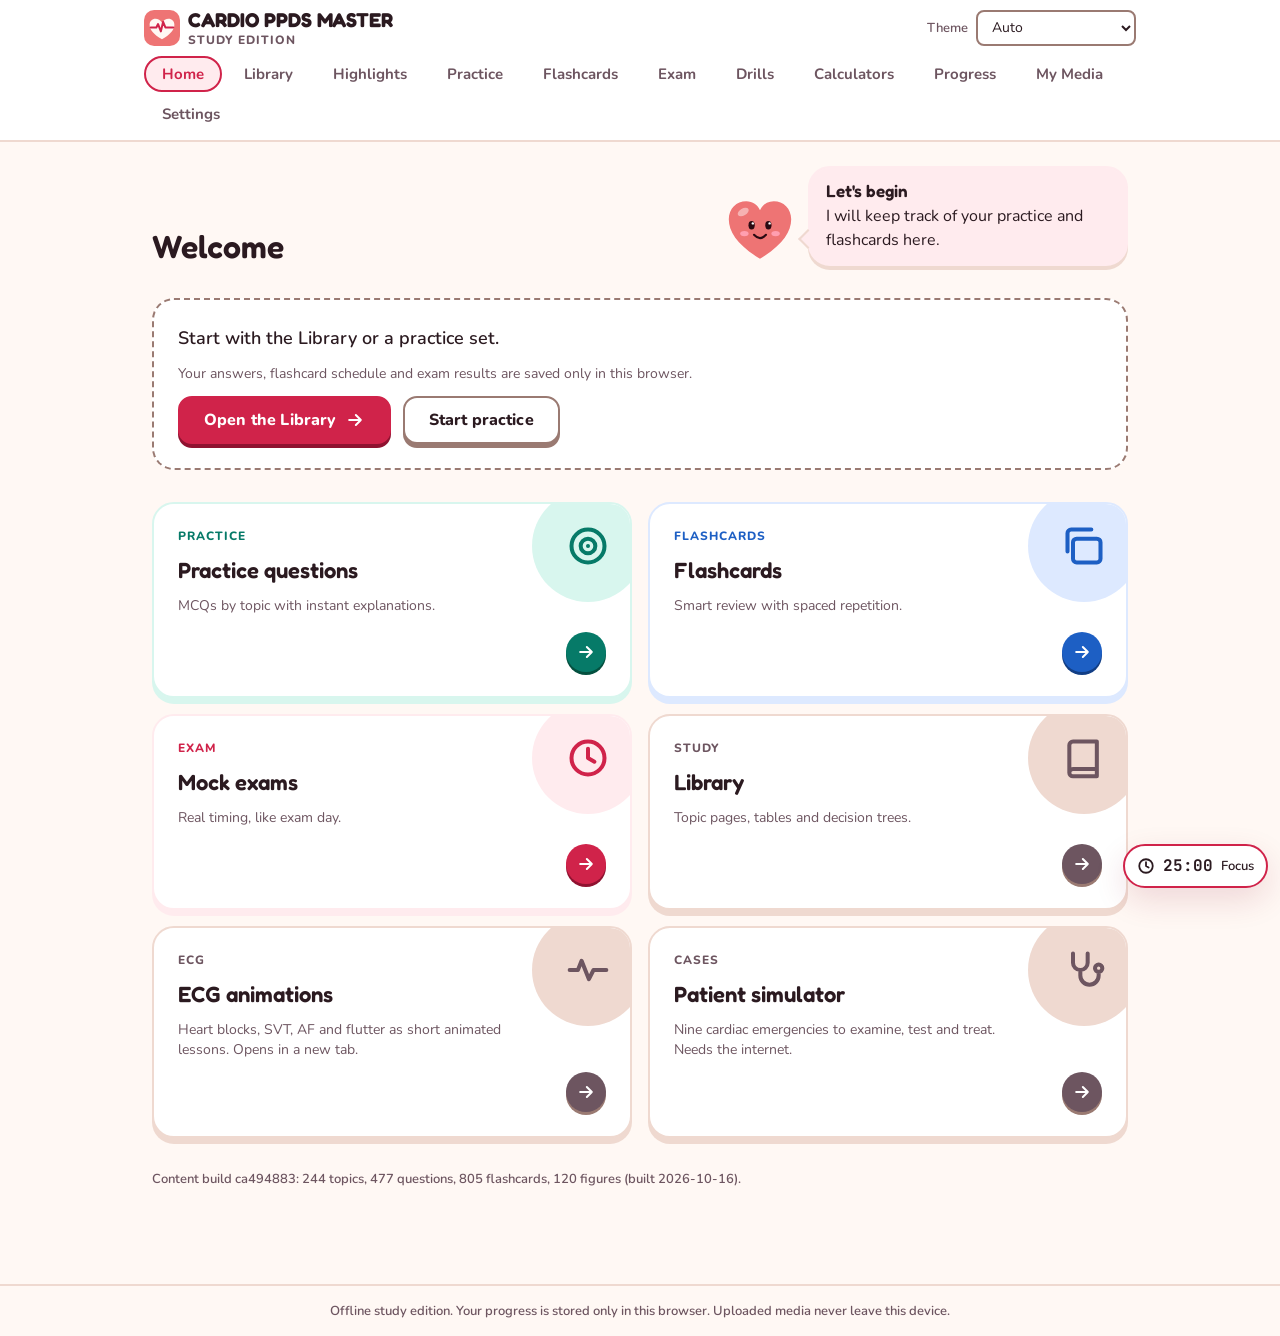
<file: index.html>
<!doctype html>
<html lang="en">
  <head>
    <meta charset="utf-8" />
    <meta name="viewport" content="width=device-width, initial-scale=1" />
    <title>CARDIO PPDS MASTER - Study edition</title>
    <meta name="description" content="Offline cardiology study edition (educational use): library, practice questions, flashcards and mock exams." />
    <meta property="og:type" content="website" />
    <meta property="og:site_name" content="CARDIO PPDS MASTER" />
    <meta property="og:title" content="CARDIO PPDS MASTER - Study edition" />
    <meta property="og:description" content="Offline cardiology study edition (educational use): library, practice questions, flashcards and mock exams." />
    <meta property="og:url" content="https://mosugi98.github.io/cv-mastery/" />
    <meta property="og:image" content="https://mosugi98.github.io/cv-mastery/icon-512.png" />
    <meta property="og:image:width" content="512" />
    <meta property="og:image:height" content="512" />
    <meta name="twitter:card" content="summary" />
    <meta name="theme-color" content="#fff8f4" media="(prefers-color-scheme: light)" />
    <meta name="theme-color" content="#191214" media="(prefers-color-scheme: dark)" />
    <link rel="manifest" href="./manifest.webmanifest" />
    <link rel="icon" type="image/png" sizes="192x192" href="./icon-192.png" />
    <link rel="apple-touch-icon" href="./icon-192.png" />
    <!-- Applies the saved theme before first paint. Keep identical to THEME_INIT_SCRIPT in lib/theme.ts (a test checks it). -->
    <script>(function(){try{var t=localStorage.getItem("mc-theme");if(["light","dark","contrast","contrast-dark"].indexOf(t)>-1)document.documentElement.setAttribute("data-theme",t)}catch(e){}})();</script>
    <!-- When a newer version of the site takes over from an older offline copy, reload once so the update shows without a manual reload. Waits while a mock exam is open. -->
    <script>(function(){if(!("serviceWorker"in navigator))return;var s=navigator.serviceWorker,had=!!s.controller,done=false;function go(){if(done)return;if(/^#\/exam/.test(location.hash)){addEventListener("hashchange",go,{once:true});return}done=true;location.reload()}s.addEventListener("controllerchange",function(){if(had)go()});document.addEventListener("visibilitychange",function(){if(document.visibilityState==="visible")s.getRegistration().then(function(r){if(r)r.update()}).catch(function(){})})})();</script>
    <script type="module" crossorigin src="./assets/index-Qvu1KfFE.js"></script>
    <link rel="stylesheet" crossorigin href="./assets/index-DOpjUhf-.css">
  </head>
  <body class="min-h-screen">
    <div id="root"></div>
    <!-- Boot watchdog: main.tsx sets window.__cardioBooted after the first render. If that has not happened after 8 s (for example the
         assets/ folder was not uploaded), say why instead of leaving a blank page. Checked by tests and scripts/check-static-build.mjs. -->
    <script>setTimeout(function(){if(window.__cardioBooted||document.getElementById("boot-problem"))return;var d=document.createElement("div");d.id="boot-problem";d.setAttribute("role","alert");d.style.cssText="max-width:40rem;margin:2rem auto;padding:0 1rem;font:16px/1.5 system-ui,sans-serif";d.innerHTML='<h1 style="font-size:1.5rem">The study app did not start</h1><p>The app files did not load: the assets/ and data/ folders are probably missing from the repository. Upload those folders themselves, not only their contents.</p><p>See <a href="./UPLOAD-CHECKLIST.txt">UPLOAD-CHECKLIST.txt</a> and the repository <a href="./README.md">README</a>. On a slow connection, wait a moment and reload.</p>';document.body.insertBefore(d,document.body.firstChild)},8000);</script>
    <noscript>This study app needs JavaScript. Please turn it on in your browser.</noscript>
  </body>
</html>
</file>
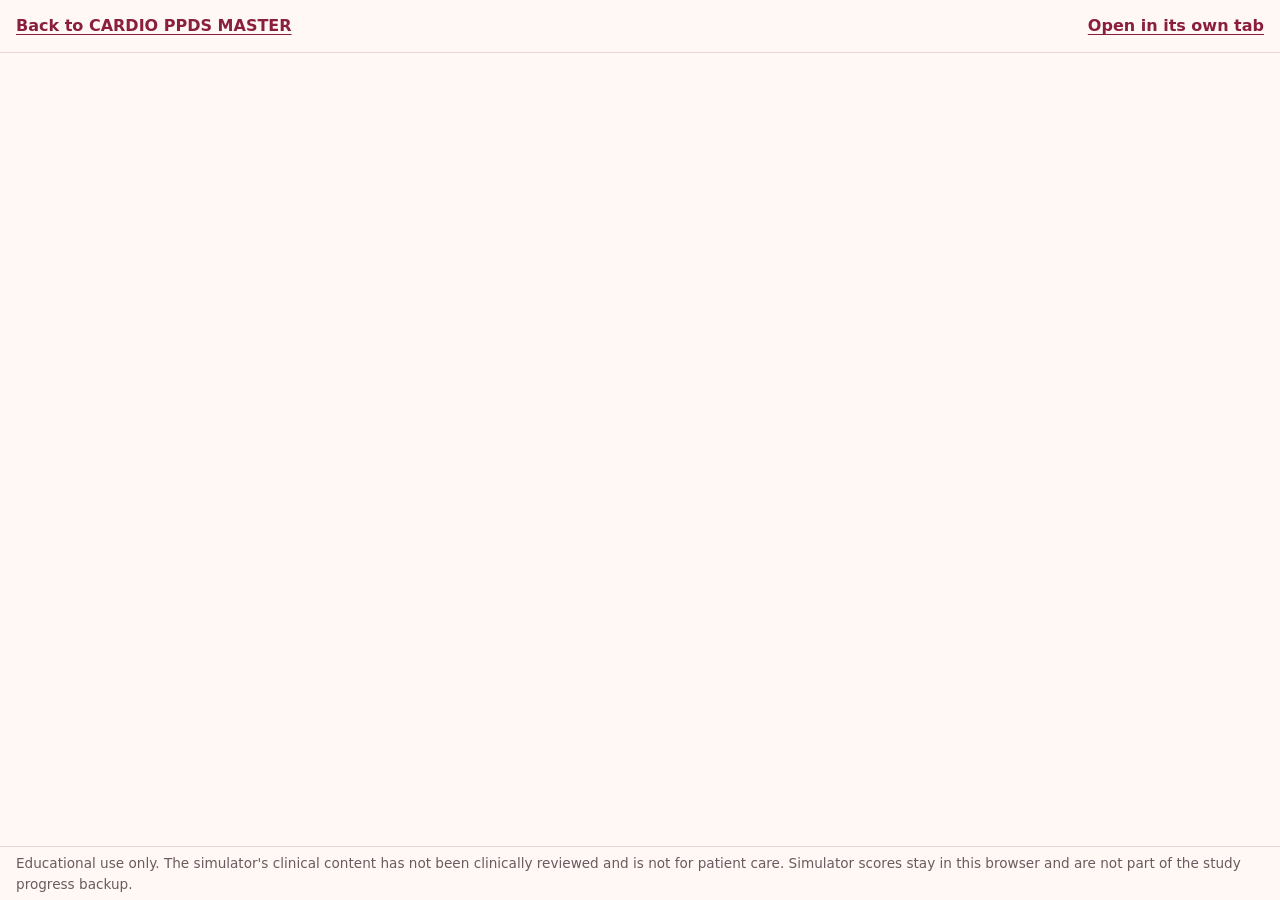
<file: simulator.html>
<!doctype html>
<html lang="en">
<head>
  <meta charset="utf-8">
  <meta name="viewport" content="width=device-width, initial-scale=1">
  <title>Patient simulator - CARDIO PPDS MASTER</title>
  <meta name="description" content="Cardiovascular emergency cases to examine, test and treat (educational use).">
  <meta name="color-scheme" content="light dark">
  <link rel="icon" type="image/png" sizes="192x192" href="./icon-192.png">
  <style>
    :root { --bg: #fff8f4; --ink: #2a1d21; --muted: #6b5a5f; --line: #e8d6d0; --link: #8a1f3d; }
    @media (prefers-color-scheme: dark) { :root { --bg: #191214; --ink: #f4e8ea; --muted: #b9a5aa; --line: #3a2a2f; --link: #ff9bb3; } }
    * { box-sizing: border-box; }
    html, body { height: 100%; }
    body { margin: 0; background: var(--bg); color: var(--ink); font: 16px/1.5 system-ui, sans-serif; display: flex; flex-direction: column; }
    header { flex: none; display: flex; flex-wrap: wrap; align-items: center; justify-content: space-between; gap: 0 16px; padding: 4px 16px; border-bottom: 1px solid var(--line); }
    a { color: var(--link); font-weight: 600; text-underline-offset: 3px; display: inline-block; padding: 10px 0; min-height: 44px; }
    a:focus-visible { outline: 3px solid var(--link); outline-offset: 2px; }
    iframe { flex: 1 1 auto; width: 100%; min-height: 0; border: 0; display: block; }
    .note { flex: none; margin: 0; padding: 6px 16px; font-size: .85rem; color: var(--muted); border-top: 1px solid var(--line); }
    #offline { padding: 16px; max-width: 40rem; }
  </style>
</head>
<body>
  <header>
    <a href="./">Back to CARDIO PPDS MASTER</a>
    <a id="full" href="https://mosugi98.github.io/cardiovascular-simulator-app/" target="_blank" rel="noopener">Open in its own tab</a>
  </header>
  <div id="offline" hidden>
    <p>The simulator needs an internet connection. The rest of CARDIO PPDS MASTER still works offline.</p>
  </div>
  <iframe id="sim" title="Cardiovascular patient simulator"
    src="https://mosugi98.github.io/cardiovascular-simulator-app/"
    sandbox="allow-scripts allow-same-origin allow-downloads allow-forms"></iframe>
  <p class="note">Educational use only. The simulator's clinical content has not been clinically reviewed and is not for patient care. Simulator scores stay in this browser and are not part of the study progress backup.</p>
  <script>
    if (navigator.onLine === false) {
      document.getElementById("sim").hidden = true;
      document.getElementById("offline").hidden = false;
    }
  </script>
  <noscript><p>Open the <a href="https://mosugi98.github.io/cardiovascular-simulator-app/">simulator</a> in its own tab.</p></noscript>
</body>
</html>
</file>
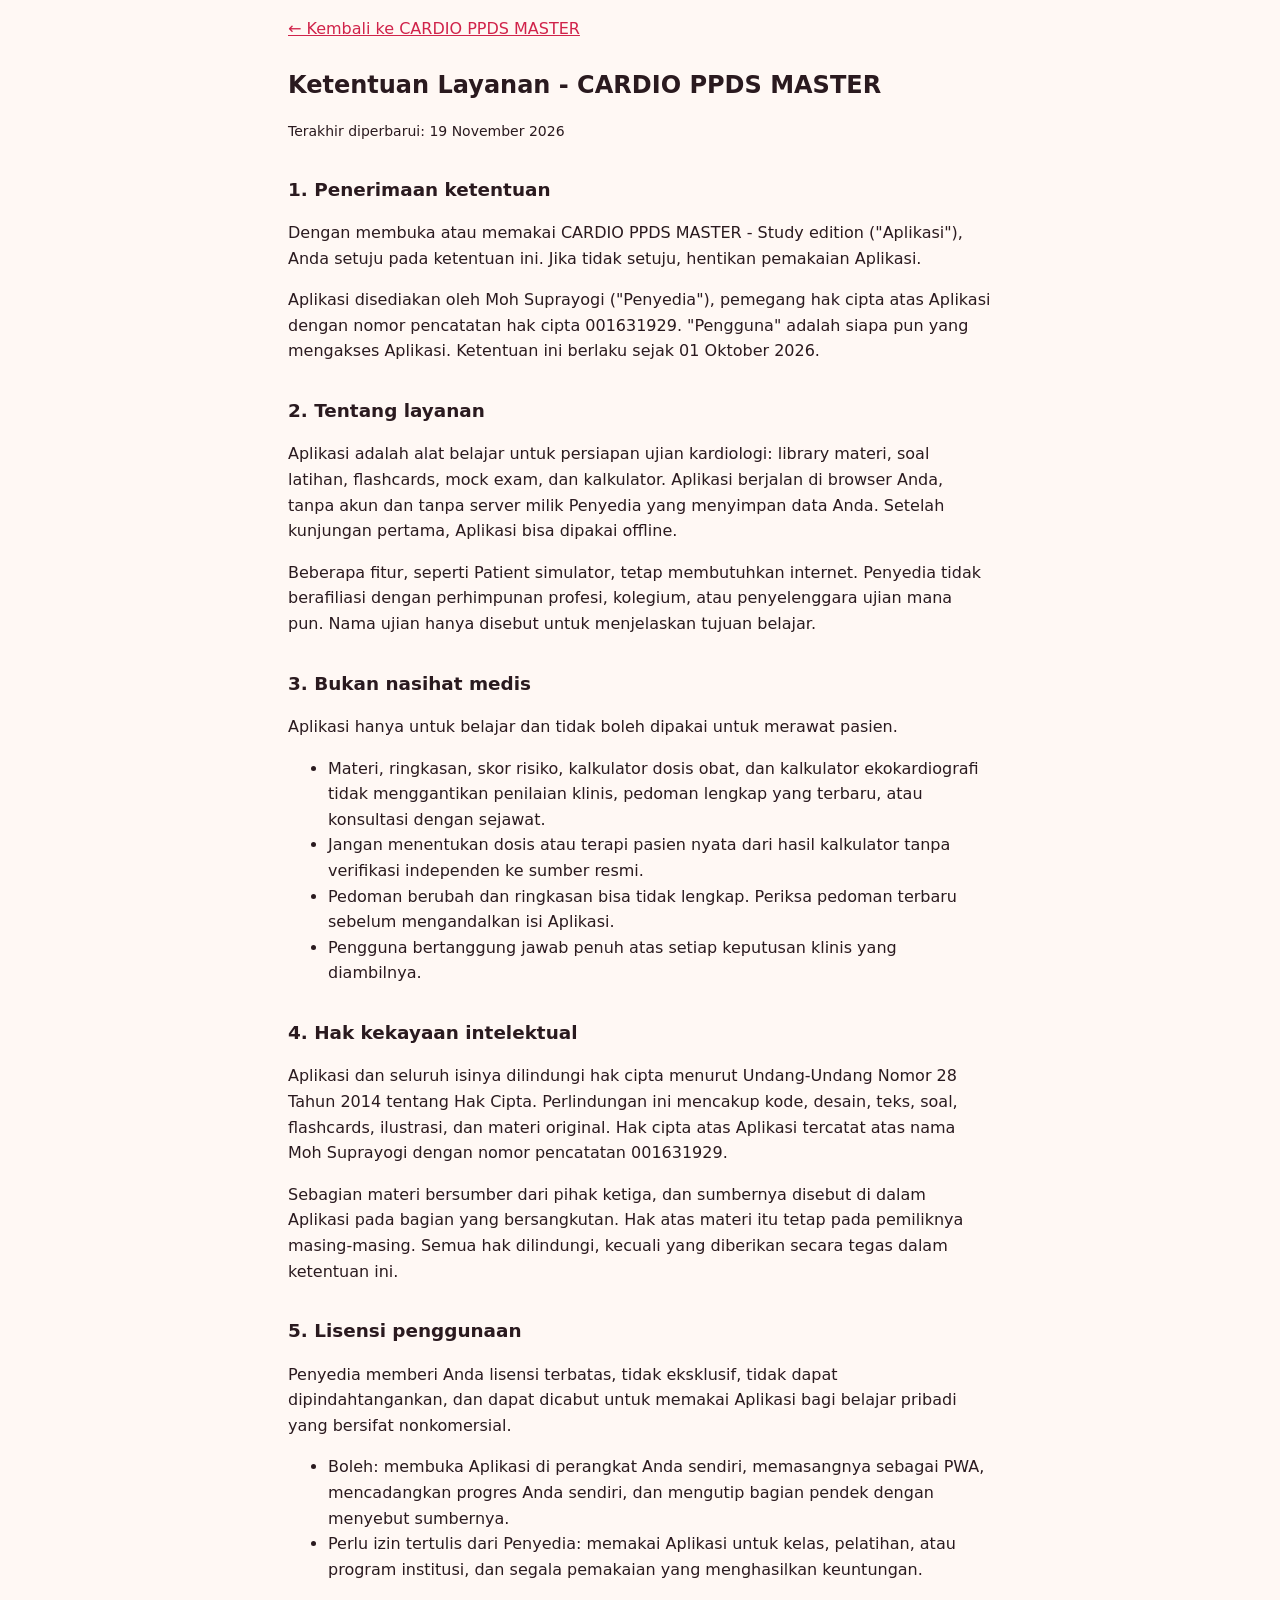
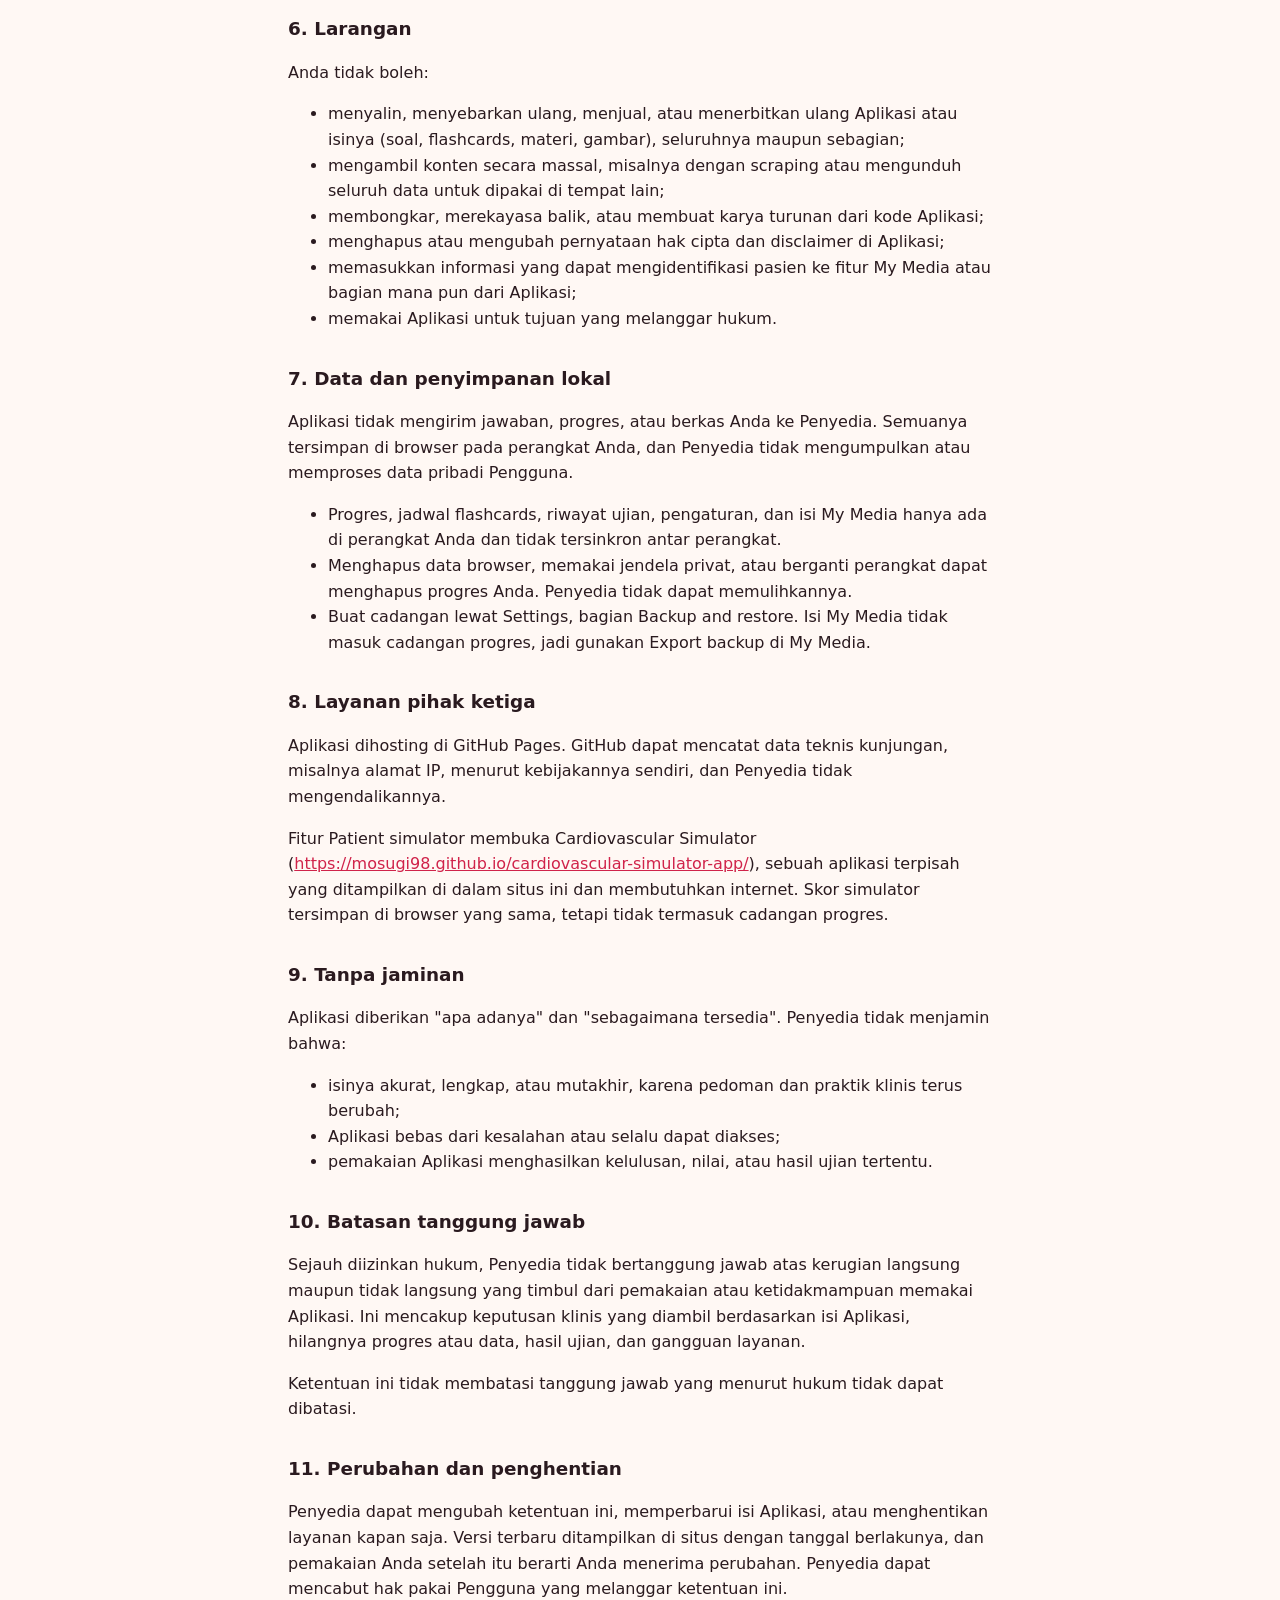
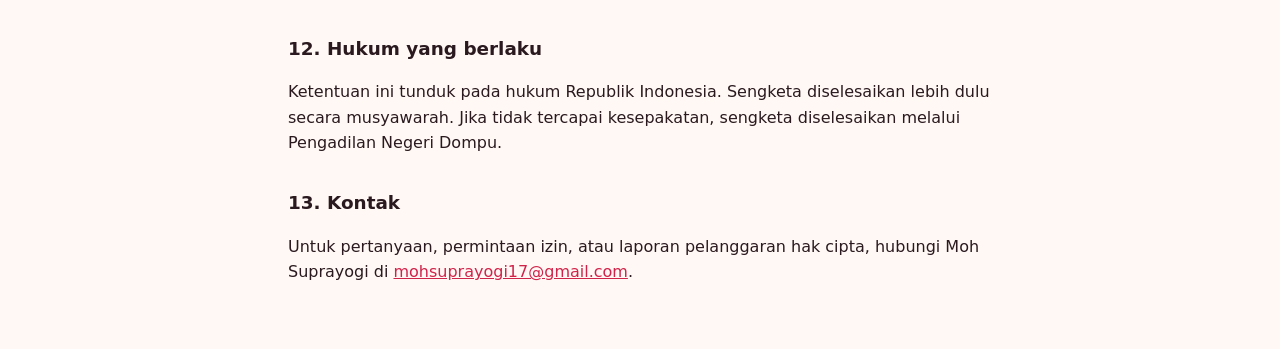
<file: terms.html>
<!doctype html>
<html lang="id">
  <head>
    <meta charset="utf-8" />
    <meta name="viewport" content="width=device-width, initial-scale=1" />
    <title>Ketentuan Layanan - CARDIO PPDS MASTER</title>
    <link rel="manifest" href="./manifest.webmanifest" />
    <link rel="icon" type="image/png" sizes="192x192" href="./icon-192.png" />
    <style>
      :root { --bg: #fff8f4; --ink: #2a1a1f; --link: #d0234a; }
      @media (prefers-color-scheme: dark) { :root { --bg: #191214; --ink: #f3e6ea; --link: #ff8fa8; } }
      body { margin: 0; background: var(--bg); color: var(--ink); font-family: system-ui, sans-serif; line-height: 1.6; }
      a { color: var(--link); }
      nav, main { max-width: 44rem; margin: 0 auto; padding-left: 1rem; padding-right: 1rem; }
      nav { padding-top: 1rem; }
      main { padding-top: 0.5rem; padding-bottom: 3rem; }
      h1 { font-size: 1.5rem; }
      h2 { font-size: 1.15rem; margin-top: 2rem; }
      .updated { font-size: 0.875rem; }
    </style>
  </head>
  <body>
    <nav><a href="./">← Kembali ke CARDIO PPDS MASTER</a></nav>
    <main>
      <h1>Ketentuan Layanan - CARDIO PPDS MASTER</h1>
      <p class="updated">Terakhir diperbarui: 19 November 2026</p>
      <h2>1. Penerimaan ketentuan</h2>
      <p>Dengan membuka atau memakai CARDIO PPDS MASTER - Study edition ("Aplikasi"), Anda setuju pada ketentuan ini. Jika tidak setuju, hentikan pemakaian Aplikasi.</p>
      <p>Aplikasi disediakan oleh Moh Suprayogi ("Penyedia"), pemegang hak cipta atas Aplikasi dengan nomor pencatatan hak cipta 001631929. "Pengguna" adalah siapa pun yang mengakses Aplikasi. Ketentuan ini berlaku sejak 01 Oktober 2026.</p>
      <h2>2. Tentang layanan</h2>
      <p>Aplikasi adalah alat belajar untuk persiapan ujian kardiologi: library materi, soal latihan, flashcards, mock exam, dan kalkulator. Aplikasi berjalan di browser Anda, tanpa akun dan tanpa server milik Penyedia yang menyimpan data Anda. Setelah kunjungan pertama, Aplikasi bisa dipakai offline.</p>
      <p>Beberapa fitur, seperti Patient simulator, tetap membutuhkan internet. Penyedia tidak berafiliasi dengan perhimpunan profesi, kolegium, atau penyelenggara ujian mana pun. Nama ujian hanya disebut untuk menjelaskan tujuan belajar.</p>
      <h2>3. Bukan nasihat medis</h2>
      <p>Aplikasi hanya untuk belajar dan tidak boleh dipakai untuk merawat pasien.</p>
      <ul>
        <li>Materi, ringkasan, skor risiko, kalkulator dosis obat, dan kalkulator ekokardiografi tidak menggantikan penilaian klinis, pedoman lengkap yang terbaru, atau konsultasi dengan sejawat.</li>
        <li>Jangan menentukan dosis atau terapi pasien nyata dari hasil kalkulator tanpa verifikasi independen ke sumber resmi.</li>
        <li>Pedoman berubah dan ringkasan bisa tidak lengkap. Periksa pedoman terbaru sebelum mengandalkan isi Aplikasi.</li>
        <li>Pengguna bertanggung jawab penuh atas setiap keputusan klinis yang diambilnya.</li>
      </ul>
      <h2>4. Hak kekayaan intelektual</h2>
      <p>Aplikasi dan seluruh isinya dilindungi hak cipta menurut Undang-Undang Nomor 28 Tahun 2014 tentang Hak Cipta. Perlindungan ini mencakup kode, desain, teks, soal, flashcards, ilustrasi, dan materi original. Hak cipta atas Aplikasi tercatat atas nama Moh Suprayogi dengan nomor pencatatan 001631929.</p>
      <p>Sebagian materi bersumber dari pihak ketiga, dan sumbernya disebut di dalam Aplikasi pada bagian yang bersangkutan. Hak atas materi itu tetap pada pemiliknya masing-masing. Semua hak dilindungi, kecuali yang diberikan secara tegas dalam ketentuan ini.</p>
      <h2>5. Lisensi penggunaan</h2>
      <p>Penyedia memberi Anda lisensi terbatas, tidak eksklusif, tidak dapat dipindahtangankan, dan dapat dicabut untuk memakai Aplikasi bagi belajar pribadi yang bersifat nonkomersial.</p>
      <ul>
        <li>Boleh: membuka Aplikasi di perangkat Anda sendiri, memasangnya sebagai PWA, mencadangkan progres Anda sendiri, dan mengutip bagian pendek dengan menyebut sumbernya.</li>
        <li>Perlu izin tertulis dari Penyedia: memakai Aplikasi untuk kelas, pelatihan, atau program institusi, dan segala pemakaian yang menghasilkan keuntungan.</li>
      </ul>
      <h2>6. Larangan</h2>
      <p>Anda tidak boleh:</p>
      <ul>
        <li>menyalin, menyebarkan ulang, menjual, atau menerbitkan ulang Aplikasi atau isinya (soal, flashcards, materi, gambar), seluruhnya maupun sebagian;</li>
        <li>mengambil konten secara massal, misalnya dengan scraping atau mengunduh seluruh data untuk dipakai di tempat lain;</li>
        <li>membongkar, merekayasa balik, atau membuat karya turunan dari kode Aplikasi;</li>
        <li>menghapus atau mengubah pernyataan hak cipta dan disclaimer di Aplikasi;</li>
        <li>memasukkan informasi yang dapat mengidentifikasi pasien ke fitur My Media atau bagian mana pun dari Aplikasi;</li>
        <li>memakai Aplikasi untuk tujuan yang melanggar hukum.</li>
      </ul>
      <h2>7. Data dan penyimpanan lokal</h2>
      <p>Aplikasi tidak mengirim jawaban, progres, atau berkas Anda ke Penyedia. Semuanya tersimpan di browser pada perangkat Anda, dan Penyedia tidak mengumpulkan atau memproses data pribadi Pengguna.</p>
      <ul>
        <li>Progres, jadwal flashcards, riwayat ujian, pengaturan, dan isi My Media hanya ada di perangkat Anda dan tidak tersinkron antar perangkat.</li>
        <li>Menghapus data browser, memakai jendela privat, atau berganti perangkat dapat menghapus progres Anda. Penyedia tidak dapat memulihkannya.</li>
        <li>Buat cadangan lewat Settings, bagian Backup and restore. Isi My Media tidak masuk cadangan progres, jadi gunakan Export backup di My Media.</li>
      </ul>
      <h2>8. Layanan pihak ketiga</h2>
      <p>Aplikasi dihosting di GitHub Pages. GitHub dapat mencatat data teknis kunjungan, misalnya alamat IP, menurut kebijakannya sendiri, dan Penyedia tidak mengendalikannya.</p>
      <p>Fitur Patient simulator membuka Cardiovascular Simulator (<a href="https://mosugi98.github.io/cardiovascular-simulator-app/">https://mosugi98.github.io/cardiovascular-simulator-app/</a>), sebuah aplikasi terpisah yang ditampilkan di dalam situs ini dan membutuhkan internet. Skor simulator tersimpan di browser yang sama, tetapi tidak termasuk cadangan progres.</p>
      <h2>9. Tanpa jaminan</h2>
      <p>Aplikasi diberikan "apa adanya" dan "sebagaimana tersedia". Penyedia tidak menjamin bahwa:</p>
      <ul>
        <li>isinya akurat, lengkap, atau mutakhir, karena pedoman dan praktik klinis terus berubah;</li>
        <li>Aplikasi bebas dari kesalahan atau selalu dapat diakses;</li>
        <li>pemakaian Aplikasi menghasilkan kelulusan, nilai, atau hasil ujian tertentu.</li>
      </ul>
      <h2>10. Batasan tanggung jawab</h2>
      <p>Sejauh diizinkan hukum, Penyedia tidak bertanggung jawab atas kerugian langsung maupun tidak langsung yang timbul dari pemakaian atau ketidakmampuan memakai Aplikasi. Ini mencakup keputusan klinis yang diambil berdasarkan isi Aplikasi, hilangnya progres atau data, hasil ujian, dan gangguan layanan.</p>
      <p>Ketentuan ini tidak membatasi tanggung jawab yang menurut hukum tidak dapat dibatasi.</p>
      <h2>11. Perubahan dan penghentian</h2>
      <p>Penyedia dapat mengubah ketentuan ini, memperbarui isi Aplikasi, atau menghentikan layanan kapan saja. Versi terbaru ditampilkan di situs dengan tanggal berlakunya, dan pemakaian Anda setelah itu berarti Anda menerima perubahan. Penyedia dapat mencabut hak pakai Pengguna yang melanggar ketentuan ini.</p>
      <h2>12. Hukum yang berlaku</h2>
      <p>Ketentuan ini tunduk pada hukum Republik Indonesia. Sengketa diselesaikan lebih dulu secara musyawarah. Jika tidak tercapai kesepakatan, sengketa diselesaikan melalui Pengadilan Negeri Dompu.</p>
      <h2>13. Kontak</h2>
      <p>Untuk pertanyaan, permintaan izin, atau laporan pelanggaran hak cipta, hubungi Moh Suprayogi di <a href="mailto:mohsuprayogi17@gmail.com">mohsuprayogi17@gmail.com</a>.</p>
    </main>
  </body>
</html>
</file>
<file: assets/index-DOpjUhf-.css>
@font-face{font-family:Fredoka Variable;font-style:normal;font-display:swap;font-weight:300 700;src:url(./fredoka-hebrew-wght-normal-DdnsCkLr.woff2) format("woff2-variations");unicode-range:U+0307-0308,U+0590-05FF,U+200C-2010,U+20AA,U+25CC,U+FB1D-FB4F}@font-face{font-family:Fredoka Variable;font-style:normal;font-display:swap;font-weight:300 700;src:url(./fredoka-latin-ext-wght-normal-CYrqKuxd.woff2) format("woff2-variations");unicode-range:U+0100-02BA,U+02BD-02C5,U+02C7-02CC,U+02CE-02D7,U+02DD-02FF,U+0304,U+0308,U+0329,U+1D00-1DBF,U+1E00-1E9F,U+1EF2-1EFF,U+2020,U+20A0-20AB,U+20AD-20C0,U+2113,U+2C60-2C7F,U+A720-A7FF}@font-face{font-family:Fredoka Variable;font-style:normal;font-display:swap;font-weight:300 700;src:url(./fredoka-latin-wght-normal-DM6njrJ3.woff2) format("woff2-variations");unicode-range:U+0000-00FF,U+0131,U+0152-0153,U+02BB-02BC,U+02C6,U+02DA,U+02DC,U+0304,U+0308,U+0329,U+2000-206F,U+20AC,U+2122,U+2191,U+2193,U+2212,U+2215,U+FEFF,U+FFFD}@font-face{font-family:Nunito Variable;font-style:normal;font-display:swap;font-weight:200 1000;src:url(./nunito-cyrillic-ext-wght-normal-D4X5GqEv.woff2) format("woff2-variations");unicode-range:U+0460-052F,U+1C80-1C8A,U+20B4,U+2DE0-2DFF,U+A640-A69F,U+FE2E-FE2F}@font-face{font-family:Nunito Variable;font-style:normal;font-display:swap;font-weight:200 1000;src:url(./nunito-cyrillic-wght-normal-CY6AOgYE.woff2) format("woff2-variations");unicode-range:U+0301,U+0400-045F,U+0490-0491,U+04B0-04B1,U+2116}@font-face{font-family:Nunito Variable;font-style:normal;font-display:swap;font-weight:200 1000;src:url(./nunito-vietnamese-wght-normal-U01xdrZh.woff2) format("woff2-variations");unicode-range:U+0102-0103,U+0110-0111,U+0128-0129,U+0168-0169,U+01A0-01A1,U+01AF-01B0,U+0300-0301,U+0303-0304,U+0308-0309,U+0323,U+0329,U+1EA0-1EF9,U+20AB}@font-face{font-family:Nunito Variable;font-style:normal;font-display:swap;font-weight:200 1000;src:url(./nunito-latin-ext-wght-normal-CXYtwYOx.woff2) format("woff2-variations");unicode-range:U+0100-02BA,U+02BD-02C5,U+02C7-02CC,U+02CE-02D7,U+02DD-02FF,U+0304,U+0308,U+0329,U+1D00-1DBF,U+1E00-1E9F,U+1EF2-1EFF,U+2020,U+20A0-20AB,U+20AD-20C0,U+2113,U+2C60-2C7F,U+A720-A7FF}@font-face{font-family:Nunito Variable;font-style:normal;font-display:swap;font-weight:200 1000;src:url(./nunito-latin-wght-normal-BzFMHfZw.woff2) format("woff2-variations");unicode-range:U+0000-00FF,U+0131,U+0152-0153,U+02BB-02BC,U+02C6,U+02DA,U+02DC,U+0304,U+0308,U+0329,U+2000-206F,U+20AC,U+2122,U+2191,U+2193,U+2212,U+2215,U+FEFF,U+FFFD}@font-face{font-family:JetBrains Mono Variable;font-style:normal;font-display:swap;font-weight:100 800;src:url([data-uri]) format("woff2-variations");unicode-range:U+0460-052F,U+1C80-1C8A,U+20B4,U+2DE0-2DFF,U+A640-A69F,U+FE2E-FE2F}@font-face{font-family:JetBrains Mono Variable;font-style:normal;font-display:swap;font-weight:100 800;src:url(./jetbrains-mono-cyrillic-wght-normal-D73BlboJ.woff2) format("woff2-variations");unicode-range:U+0301,U+0400-045F,U+0490-0491,U+04B0-04B1,U+2116}@font-face{font-family:JetBrains Mono Variable;font-style:normal;font-display:swap;font-weight:100 800;src:url(./jetbrains-mono-greek-wght-normal-Bw9x6K1M.woff2) format("woff2-variations");unicode-range:U+0370-0377,U+037A-037F,U+0384-038A,U+038C,U+038E-03A1,U+03A3-03FF}@font-face{font-family:JetBrains Mono Variable;font-style:normal;font-display:swap;font-weight:100 800;src:url(./jetbrains-mono-vietnamese-wght-normal-Bt-aOZkq.woff2) format("woff2-variations");unicode-range:U+0102-0103,U+0110-0111,U+0128-0129,U+0168-0169,U+01A0-01A1,U+01AF-01B0,U+0300-0301,U+0303-0304,U+0308-0309,U+0323,U+0329,U+1EA0-1EF9,U+20AB}@font-face{font-family:JetBrains Mono Variable;font-style:normal;font-display:swap;font-weight:100 800;src:url(./jetbrains-mono-latin-ext-wght-normal-DBQx-q_a.woff2) format("woff2-variations");unicode-range:U+0100-02BA,U+02BD-02C5,U+02C7-02CC,U+02CE-02D7,U+02DD-02FF,U+0304,U+0308,U+0329,U+1D00-1DBF,U+1E00-1E9F,U+1EF2-1EFF,U+2020,U+20A0-20AB,U+20AD-20C0,U+2113,U+2C60-2C7F,U+A720-A7FF}@font-face{font-family:JetBrains Mono Variable;font-style:normal;font-display:swap;font-weight:100 800;src:url(./jetbrains-mono-latin-wght-normal-B9CIFXIH.woff2) format("woff2-variations");unicode-range:U+0000-00FF,U+0131,U+0152-0153,U+02BB-02BC,U+02C6,U+02DA,U+02DC,U+0304,U+0308,U+0329,U+2000-206F,U+20AC,U+2122,U+2191,U+2193,U+2212,U+2215,U+FEFF,U+FFFD}*,:before,:after{--tw-border-spacing-x: 0;--tw-border-spacing-y: 0;--tw-translate-x: 0;--tw-translate-y: 0;--tw-rotate: 0;--tw-skew-x: 0;--tw-skew-y: 0;--tw-scale-x: 1;--tw-scale-y: 1;--tw-pan-x: ;--tw-pan-y: ;--tw-pinch-zoom: ;--tw-scroll-snap-strictness: proximity;--tw-gradient-from-position: ;--tw-gradient-via-position: ;--tw-gradient-to-position: ;--tw-ordinal: ;--tw-slashed-zero: ;--tw-numeric-figure: ;--tw-numeric-spacing: ;--tw-numeric-fraction: ;--tw-ring-inset: ;--tw-ring-offset-width: 0px;--tw-ring-offset-color: #fff;--tw-ring-color: rgb(59 130 246 / .5);--tw-ring-offset-shadow: 0 0 #0000;--tw-ring-shadow: 0 0 #0000;--tw-shadow: 0 0 #0000;--tw-shadow-colored: 0 0 #0000;--tw-blur: ;--tw-brightness: ;--tw-contrast: ;--tw-grayscale: ;--tw-hue-rotate: ;--tw-invert: ;--tw-saturate: ;--tw-sepia: ;--tw-drop-shadow: ;--tw-backdrop-blur: ;--tw-backdrop-brightness: ;--tw-backdrop-contrast: ;--tw-backdrop-grayscale: ;--tw-backdrop-hue-rotate: ;--tw-backdrop-invert: ;--tw-backdrop-opacity: ;--tw-backdrop-saturate: ;--tw-backdrop-sepia: ;--tw-contain-size: ;--tw-contain-layout: ;--tw-contain-paint: ;--tw-contain-style: }::backdrop{--tw-border-spacing-x: 0;--tw-border-spacing-y: 0;--tw-translate-x: 0;--tw-translate-y: 0;--tw-rotate: 0;--tw-skew-x: 0;--tw-skew-y: 0;--tw-scale-x: 1;--tw-scale-y: 1;--tw-pan-x: ;--tw-pan-y: ;--tw-pinch-zoom: ;--tw-scroll-snap-strictness: proximity;--tw-gradient-from-position: ;--tw-gradient-via-position: ;--tw-gradient-to-position: ;--tw-ordinal: ;--tw-slashed-zero: ;--tw-numeric-figure: ;--tw-numeric-spacing: ;--tw-numeric-fraction: ;--tw-ring-inset: ;--tw-ring-offset-width: 0px;--tw-ring-offset-color: #fff;--tw-ring-color: rgb(59 130 246 / .5);--tw-ring-offset-shadow: 0 0 #0000;--tw-ring-shadow: 0 0 #0000;--tw-shadow: 0 0 #0000;--tw-shadow-colored: 0 0 #0000;--tw-blur: ;--tw-brightness: ;--tw-contrast: ;--tw-grayscale: ;--tw-hue-rotate: ;--tw-invert: ;--tw-saturate: ;--tw-sepia: ;--tw-drop-shadow: ;--tw-backdrop-blur: ;--tw-backdrop-brightness: ;--tw-backdrop-contrast: ;--tw-backdrop-grayscale: ;--tw-backdrop-hue-rotate: ;--tw-backdrop-invert: ;--tw-backdrop-opacity: ;--tw-backdrop-saturate: ;--tw-backdrop-sepia: ;--tw-contain-size: ;--tw-contain-layout: ;--tw-contain-paint: ;--tw-contain-style: }*,:before,:after{box-sizing:border-box;border-width:0;border-style:solid;border-color:#e5e7eb}:before,:after{--tw-content: ""}html,:host{line-height:1.5;-webkit-text-size-adjust:100%;-moz-tab-size:4;-o-tab-size:4;tab-size:4;font-family:var(--font-body);font-feature-settings:normal;font-variation-settings:normal;-webkit-tap-highlight-color:transparent}body{margin:0;line-height:inherit}hr{height:0;color:inherit;border-top-width:1px}abbr:where([title]){-webkit-text-decoration:underline dotted;text-decoration:underline dotted}h1,h2,h3,h4,h5,h6{font-size:inherit;font-weight:inherit}a{color:inherit;text-decoration:inherit}b,strong{font-weight:bolder}code,kbd,samp,pre{font-family:var(--font-mono);font-feature-settings:normal;font-variation-settings:normal;font-size:1em}small{font-size:80%}sub,sup{font-size:75%;line-height:0;position:relative;vertical-align:baseline}sub{bottom:-.25em}sup{top:-.5em}table{text-indent:0;border-color:inherit;border-collapse:collapse}button,input,optgroup,select,textarea{font-family:inherit;font-feature-settings:inherit;font-variation-settings:inherit;font-size:100%;font-weight:inherit;line-height:inherit;letter-spacing:inherit;color:inherit;margin:0;padding:0}button,select{text-transform:none}button,input:where([type=button]),input:where([type=reset]),input:where([type=submit]){-webkit-appearance:button;background-color:transparent;background-image:none}:-moz-focusring{outline:auto}:-moz-ui-invalid{box-shadow:none}progress{vertical-align:baseline}::-webkit-inner-spin-button,::-webkit-outer-spin-button{height:auto}[type=search]{-webkit-appearance:textfield;outline-offset:-2px}::-webkit-search-decoration{-webkit-appearance:none}::-webkit-file-upload-button{-webkit-appearance:button;font:inherit}summary{display:list-item}blockquote,dl,dd,h1,h2,h3,h4,h5,h6,hr,figure,p,pre{margin:0}fieldset{margin:0;padding:0}legend{padding:0}ol,ul,menu{list-style:none;margin:0;padding:0}dialog{padding:0}textarea{resize:vertical}input::-moz-placeholder,textarea::-moz-placeholder{opacity:1;color:#9ca3af}input::placeholder,textarea::placeholder{opacity:1;color:#9ca3af}button,[role=button]{cursor:pointer}:disabled{cursor:default}img,svg,video,canvas,audio,iframe,embed,object{display:block;vertical-align:middle}img,video{max-width:100%;height:auto}[hidden]:where(:not([hidden=until-found])){display:none}html{-webkit-text-size-adjust:100%}body{background-color:var(--surface);font-family:var(--font-body);color:var(--ink);-webkit-font-smoothing:antialiased;-moz-osx-font-smoothing:grayscale;font-size:16px;line-height:24px}h1,h2,h3{font-family:var(--font-display)}::-moz-selection{background:var(--pulse-soft);color:var(--ink)}::selection{background:var(--pulse-soft);color:var(--ink)}.\!container{width:100%!important}.container{width:100%}@media(min-width:640px){.\!container{max-width:640px!important}.container{max-width:640px}}@media(min-width:768px){.\!container{max-width:768px!important}.container{max-width:768px}}@media(min-width:1024px){.\!container{max-width:1024px!important}.container{max-width:1024px}}@media(min-width:1280px){.\!container{max-width:1280px!important}.container{max-width:1280px}}@media(min-width:1536px){.\!container{max-width:1536px!important}.container{max-width:1536px}}.sr-only{position:absolute;width:1px;height:1px;padding:0;margin:-1px;overflow:hidden;clip:rect(0,0,0,0);white-space:nowrap;border-width:0}.pointer-events-none{pointer-events:none}.pointer-events-auto{pointer-events:auto}.visible{visibility:visible}.invisible{visibility:hidden}.collapse{visibility:collapse}.static{position:static}.fixed{position:fixed}.absolute{position:absolute}.relative{position:relative}.sticky{position:sticky}.inset-0{inset:0}.inset-y-0{top:0;bottom:0}.-right-2{right:-.5rem}.-top-2{top:-.5rem}.bottom-0{bottom:0}.right-0{right:0}.right-sp-2{right:var(--space-2)}.top-0{top:0}.top-1\/2{top:50%}.top-sp-2{top:var(--space-2)}.z-10{z-index:10}.z-20{z-index:20}.z-30{z-index:30}.z-40{z-index:40}.z-50{z-index:50}.order-1{order:1}.order-2{order:2}.order-3{order:3}.col-span-2{grid-column:span 2 / span 2}.m-0{margin:0}.-mx-sp-2{margin-left:calc(var(--space-2) * -1);margin-right:calc(var(--space-2) * -1)}.-mx-sp-4{margin-left:calc(var(--space-4) * -1);margin-right:calc(var(--space-4) * -1)}.mx-auto{margin-left:auto;margin-right:auto}.my-\[a-z0-9\]{margin-top:a-z0-9;margin-bottom:a-z0-9}.\!mt-0{margin-top:0!important}.\!mt-sp-3{margin-top:var(--space-3)!important}.\!mt-sp-4{margin-top:var(--space-4)!important}.-ml-sp-2{margin-left:calc(var(--space-2) * -1)}.-ml-sp-3{margin-left:calc(var(--space-3) * -1)}.-mt-sp-2{margin-top:calc(var(--space-2) * -1)}.mb-1{margin-bottom:.25rem}.mb-sp-2{margin-bottom:var(--space-2)}.mb-sp-3{margin-bottom:var(--space-3)}.mb-sp-4{margin-bottom:var(--space-4)}.ml-1{margin-left:.25rem}.ml-auto{margin-left:auto}.ml-sp-2{margin-left:var(--space-2)}.mt-0\.5{margin-top:.125rem}.mt-1{margin-top:.25rem}.mt-\[2px\]{margin-top:2px}.mt-auto{margin-top:auto}.mt-sp-1{margin-top:var(--space-1)}.mt-sp-2{margin-top:var(--space-2)}.mt-sp-3{margin-top:var(--space-3)}.mt-sp-4{margin-top:var(--space-4)}.mt-sp-5{margin-top:var(--space-5)}.mt-sp-6{margin-top:var(--space-6)}.mt-sp-8{margin-top:var(--space-8)}.block{display:block}.inline-block{display:inline-block}.inline{display:inline}.flex{display:flex}.inline-flex{display:inline-flex}.table{display:table}.grid{display:grid}.contents{display:contents}.\!hidden{display:none!important}.hidden{display:none}.aspect-\[16\/10\]{aspect-ratio:16/10}.h-10{height:2.5rem}.h-11{height:2.75rem}.h-12{height:3rem}.h-14{height:3.5rem}.h-16{height:4rem}.h-2{height:.5rem}.h-3{height:.75rem}.h-3\.5{height:.875rem}.h-4{height:1rem}.h-5{height:1.25rem}.h-6{height:1.5rem}.h-7{height:1.75rem}.h-8{height:2rem}.h-9{height:2.25rem}.h-\[132px\]{height:132px}.h-\[140px\]{height:140px}.h-\[18px\]{height:18px}.h-auto{height:auto}.h-full{height:100%}.max-h-80{max-height:20rem}.max-h-\[60vh\]{max-height:60vh}.max-h-\[70vh\]{max-height:70vh}.\!min-h-\[44px\]{min-height:44px!important}.min-h-0{min-height:0px}.min-h-11{min-height:2.75rem}.min-h-\[36px\]{min-height:36px}.min-h-\[44px\]{min-height:44px}.min-h-\[48px\]{min-height:48px}.min-h-screen{min-height:100vh}.w-1\/3{width:33.333333%}.w-10{width:2.5rem}.w-11{width:2.75rem}.w-12{width:3rem}.w-16{width:4rem}.w-20{width:5rem}.w-24{width:6rem}.w-28{width:7rem}.w-3{width:.75rem}.w-3\.5{width:.875rem}.w-32{width:8rem}.w-4{width:1rem}.w-5{width:1.25rem}.w-6{width:1.5rem}.w-60{width:15rem}.w-7{width:1.75rem}.w-8{width:2rem}.w-9{width:2.25rem}.w-\[132px\]{width:132px}.w-\[140px\]{width:140px}.w-\[18px\]{width:18px}.w-\[2px\]{width:2px}.w-\[min\(20rem\,calc\(100vw-1\.5rem\)\)\]{width:min(20rem,calc(100vw - 1.5rem))}.w-auto{width:auto}.w-fit{width:-moz-fit-content;width:fit-content}.w-full{width:100%}.min-w-0{min-width:0px}.min-w-8{min-width:2rem}.min-w-\[10\.5rem\]{min-width:10.5rem}.min-w-\[10rem\]{min-width:10rem}.min-w-\[11rem\]{min-width:11rem}.min-w-\[16px\]{min-width:16px}.min-w-\[3\.5rem\]{min-width:3.5rem}.min-w-\[40rem\]{min-width:40rem}.min-w-\[44px\]{min-width:44px}.min-w-\[7rem\]{min-width:7rem}.min-w-\[8rem\]{min-width:8rem}.\!max-w-none{max-width:none!important}.max-w-32{max-width:8rem}.max-w-3xl{max-width:48rem}.max-w-5xl{max-width:64rem}.max-w-\[11rem\]{max-width:11rem}.max-w-\[14rem\]{max-width:14rem}.max-w-\[18rem\]{max-width:18rem}.max-w-\[380px\]{max-width:380px}.max-w-\[40\%\]{max-width:40%}.max-w-\[40rem\]{max-width:40rem}.max-w-\[520px\]{max-width:520px}.max-w-\[640px\]{max-width:640px}.max-w-\[68ch\]{max-width:68ch}.max-w-\[calc\(100vw-1rem\)\]{max-width:calc(100vw - 1rem)}.max-w-full{max-width:100%}.max-w-md{max-width:28rem}.max-w-none{max-width:none}.max-w-prose{max-width:65ch}.max-w-sm{max-width:24rem}.max-w-xl{max-width:36rem}.max-w-xs{max-width:20rem}.flex-1{flex:1 1 0%}.flex-none{flex:none}.shrink{flex-shrink:1}.shrink-0{flex-shrink:0}.grow{flex-grow:1}.basis-40{flex-basis:10rem}.basis-48{flex-basis:12rem}.basis-60{flex-basis:15rem}.basis-full{flex-basis:100%}.border-collapse{border-collapse:collapse}.origin-top-left{transform-origin:top left}.-translate-x-1\/2{--tw-translate-x: -50%;transform:translate(var(--tw-translate-x),var(--tw-translate-y)) rotate(var(--tw-rotate)) skew(var(--tw-skew-x)) skewY(var(--tw-skew-y)) scaleX(var(--tw-scale-x)) scaleY(var(--tw-scale-y))}.-translate-y-1\/2{--tw-translate-y: -50%;transform:translate(var(--tw-translate-x),var(--tw-translate-y)) rotate(var(--tw-rotate)) skew(var(--tw-skew-x)) skewY(var(--tw-skew-y)) scaleX(var(--tw-scale-x)) scaleY(var(--tw-scale-y))}.-rotate-90{--tw-rotate: -90deg;transform:translate(var(--tw-translate-x),var(--tw-translate-y)) rotate(var(--tw-rotate)) skew(var(--tw-skew-x)) skewY(var(--tw-skew-y)) scaleX(var(--tw-scale-x)) scaleY(var(--tw-scale-y))}.rotate-90{--tw-rotate: 90deg;transform:translate(var(--tw-translate-x),var(--tw-translate-y)) rotate(var(--tw-rotate)) skew(var(--tw-skew-x)) skewY(var(--tw-skew-y)) scaleX(var(--tw-scale-x)) scaleY(var(--tw-scale-y))}.transform{transform:translate(var(--tw-translate-x),var(--tw-translate-y)) rotate(var(--tw-rotate)) skew(var(--tw-skew-x)) skewY(var(--tw-skew-y)) scaleX(var(--tw-scale-x)) scaleY(var(--tw-scale-y))}.cursor-crosshair{cursor:crosshair}.cursor-default{cursor:default}.cursor-grab{cursor:grab}.cursor-pointer{cursor:pointer}.touch-none{touch-action:none}.select-none{-webkit-user-select:none;-moz-user-select:none;user-select:none}.resize{resize:both}.scroll-mt-20{scroll-margin-top:5rem}.list-decimal{list-style-type:decimal}.list-disc{list-style-type:disc}.list-none{list-style-type:none}.grid-cols-1{grid-template-columns:repeat(1,minmax(0,1fr))}.grid-cols-2{grid-template-columns:repeat(2,minmax(0,1fr))}.grid-cols-3{grid-template-columns:repeat(3,minmax(0,1fr))}.grid-cols-\[auto_1fr\]{grid-template-columns:auto 1fr}.flex-col{flex-direction:column}.flex-wrap{flex-wrap:wrap}.place-content-center{place-content:center}.place-items-center{place-items:center}.items-start{align-items:flex-start}.items-end{align-items:flex-end}.items-center{align-items:center}.items-baseline{align-items:baseline}.justify-end{justify-content:flex-end}.justify-center{justify-content:center}.justify-between{justify-content:space-between}.gap-0\.5{gap:.125rem}.gap-1{gap:.25rem}.gap-2{gap:.5rem}.gap-sp-1{gap:var(--space-1)}.gap-sp-2{gap:var(--space-2)}.gap-sp-3{gap:var(--space-3)}.gap-sp-4{gap:var(--space-4)}.gap-sp-5{gap:var(--space-5)}.gap-x-sp-2{-moz-column-gap:var(--space-2);column-gap:var(--space-2)}.gap-x-sp-3{-moz-column-gap:var(--space-3);column-gap:var(--space-3)}.gap-x-sp-4{-moz-column-gap:var(--space-4);column-gap:var(--space-4)}.gap-x-sp-5{-moz-column-gap:var(--space-5);column-gap:var(--space-5)}.gap-y-1{row-gap:.25rem}.gap-y-sp-1{row-gap:var(--space-1)}.gap-y-sp-2{row-gap:var(--space-2)}.gap-y-sp-3{row-gap:var(--space-3)}.gap-y-sp-4{row-gap:var(--space-4)}.space-y-1>:not([hidden])~:not([hidden]){--tw-space-y-reverse: 0;margin-top:calc(.25rem * calc(1 - var(--tw-space-y-reverse)));margin-bottom:calc(.25rem * var(--tw-space-y-reverse))}.space-y-sp-1>:not([hidden])~:not([hidden]){--tw-space-y-reverse: 0;margin-top:calc(var(--space-1) * calc(1 - var(--tw-space-y-reverse)));margin-bottom:calc(var(--space-1) * var(--tw-space-y-reverse))}.space-y-sp-2>:not([hidden])~:not([hidden]){--tw-space-y-reverse: 0;margin-top:calc(var(--space-2) * calc(1 - var(--tw-space-y-reverse)));margin-bottom:calc(var(--space-2) * var(--tw-space-y-reverse))}.space-y-sp-3>:not([hidden])~:not([hidden]){--tw-space-y-reverse: 0;margin-top:calc(var(--space-3) * calc(1 - var(--tw-space-y-reverse)));margin-bottom:calc(var(--space-3) * var(--tw-space-y-reverse))}.space-y-sp-4>:not([hidden])~:not([hidden]){--tw-space-y-reverse: 0;margin-top:calc(var(--space-4) * calc(1 - var(--tw-space-y-reverse)));margin-bottom:calc(var(--space-4) * var(--tw-space-y-reverse))}.space-y-sp-5>:not([hidden])~:not([hidden]){--tw-space-y-reverse: 0;margin-top:calc(var(--space-5) * calc(1 - var(--tw-space-y-reverse)));margin-bottom:calc(var(--space-5) * var(--tw-space-y-reverse))}.space-y-sp-6>:not([hidden])~:not([hidden]){--tw-space-y-reverse: 0;margin-top:calc(var(--space-6) * calc(1 - var(--tw-space-y-reverse)));margin-bottom:calc(var(--space-6) * var(--tw-space-y-reverse))}.divide-y>:not([hidden])~:not([hidden]){--tw-divide-y-reverse: 0;border-top-width:calc(1px * calc(1 - var(--tw-divide-y-reverse)));border-bottom-width:calc(1px * var(--tw-divide-y-reverse))}.divide-y-2>:not([hidden])~:not([hidden]){--tw-divide-y-reverse: 0;border-top-width:calc(2px * calc(1 - var(--tw-divide-y-reverse)));border-bottom-width:calc(2px * var(--tw-divide-y-reverse))}.divide-line>:not([hidden])~:not([hidden]){border-color:var(--line)}.self-start{align-self:flex-start}.overflow-hidden{overflow:hidden}.overflow-visible{overflow:visible}.overflow-x-auto{overflow-x:auto}.overflow-y-auto{overflow-y:auto}.truncate{overflow:hidden;text-overflow:ellipsis;white-space:nowrap}.whitespace-normal{white-space:normal}.whitespace-nowrap{white-space:nowrap}.whitespace-pre{white-space:pre}.whitespace-pre-line{white-space:pre-line}.whitespace-pre-wrap{white-space:pre-wrap}.break-words{overflow-wrap:break-word}.rounded{border-radius:.25rem}.rounded-full{border-radius:9999px}.rounded-lg{border-radius:var(--radius-lg)}.rounded-md{border-radius:var(--radius-md)}.rounded-pill{border-radius:var(--radius-pill)}.rounded-sm{border-radius:var(--radius-sm)}.rounded-xl{border-radius:var(--radius-xl)}.border{border-width:1px}.border-0{border-width:0px}.border-2{border-width:2px}.border-\[3px\]{border-width:3px}.border-y-2{border-top-width:2px;border-bottom-width:2px}.border-b-2{border-bottom-width:2px}.border-l-2{border-left-width:2px}.border-l-8{border-left-width:8px}.border-t{border-top-width:1px}.border-t-2{border-top-width:2px}.border-dashed{border-style:dashed}.border-current{border-color:currentColor}.border-ink{border-color:var(--ink)}.border-line{border-color:var(--line)}.border-line-strong{border-color:var(--line-strong)}.border-miss{border-color:var(--miss)}.border-monitor{border-color:var(--monitor)}.border-on-pulse{border-color:var(--on-pulse)}.border-oxygen{border-color:var(--oxygen)}.border-pulse{border-color:var(--pulse)}.border-spark{border-color:var(--spark)}.border-spark-deep{border-color:var(--spark-deep)}.border-surface-raised{border-color:var(--surface-raised)}.border-transparent{border-color:transparent}.border-l-monitor{border-left-color:var(--monitor)}.border-l-oxygen{border-left-color:var(--oxygen)}.border-l-pulse{border-left-color:var(--pulse)}.border-l-spark{border-left-color:var(--spark)}.bg-black{--tw-bg-opacity: 1;background-color:rgb(0 0 0 / var(--tw-bg-opacity, 1))}.bg-ink{background-color:var(--ink)}.bg-ink-muted{background-color:var(--ink-muted)}.bg-miss{background-color:var(--miss)}.bg-miss-soft{background-color:var(--miss-soft)}.bg-monitor{background-color:var(--monitor)}.bg-monitor-soft{background-color:var(--monitor-soft)}.bg-on-pulse{background-color:var(--on-pulse)}.bg-oxygen{background-color:var(--oxygen)}.bg-oxygen-soft{background-color:var(--oxygen-soft)}.bg-pulse{background-color:var(--pulse)}.bg-pulse-soft{background-color:var(--pulse-soft)}.bg-spark{background-color:var(--spark)}.bg-spark-soft{background-color:var(--spark-soft)}.bg-surface{background-color:var(--surface)}.bg-surface-raised{background-color:var(--surface-raised)}.bg-surface-sunk{background-color:var(--surface-sunk)}.stroke-line{stroke:var(--line)}.stroke-pulse{stroke:var(--pulse)}.object-contain{-o-object-fit:contain;object-fit:contain}.object-cover{-o-object-fit:cover;object-fit:cover}.object-fill{-o-object-fit:fill;object-fit:fill}.p-0{padding:0}.p-1{padding:.25rem}.p-sp-1{padding:var(--space-1)}.p-sp-2{padding:var(--space-2)}.p-sp-3{padding:var(--space-3)}.p-sp-4{padding:var(--space-4)}.p-sp-5{padding:var(--space-5)}.p-sp-6{padding:var(--space-6)}.px-1{padding-left:.25rem;padding-right:.25rem}.px-sp-1{padding-left:var(--space-1);padding-right:var(--space-1)}.px-sp-2{padding-left:var(--space-2);padding-right:var(--space-2)}.px-sp-3{padding-left:var(--space-3);padding-right:var(--space-3)}.px-sp-4{padding-left:var(--space-4);padding-right:var(--space-4)}.py-0{padding-top:0;padding-bottom:0}.py-0\.5{padding-top:.125rem;padding-bottom:.125rem}.py-1{padding-top:.25rem;padding-bottom:.25rem}.py-sp-1{padding-top:var(--space-1);padding-bottom:var(--space-1)}.py-sp-2{padding-top:var(--space-2);padding-bottom:var(--space-2)}.py-sp-3{padding-top:var(--space-3);padding-bottom:var(--space-3)}.py-sp-4{padding-top:var(--space-4);padding-bottom:var(--space-4)}.py-sp-6{padding-top:var(--space-6);padding-bottom:var(--space-6)}.pb-24{padding-bottom:6rem}.pb-sp-1{padding-bottom:var(--space-1)}.pb-sp-8{padding-bottom:var(--space-8)}.pl-7{padding-left:1.75rem}.pl-sp-2{padding-left:var(--space-2)}.pl-sp-3{padding-left:var(--space-3)}.pl-sp-4{padding-left:var(--space-4)}.pl-sp-5{padding-left:var(--space-5)}.pl-sp-6{padding-left:var(--space-6)}.pr-sp-2{padding-right:var(--space-2)}.pr-sp-3{padding-right:var(--space-3)}.pt-1{padding-top:.25rem}.pt-sp-1{padding-top:var(--space-1)}.pt-sp-2{padding-top:var(--space-2)}.pt-sp-3{padding-top:var(--space-3)}.pt-sp-4{padding-top:var(--space-4)}.pt-sp-8{padding-top:var(--space-8)}.text-left{text-align:left}.text-center{text-align:center}.text-right{text-align:right}.align-top{vertical-align:top}.align-middle{vertical-align:middle}.font-body{font-family:var(--font-body)}.font-display{font-family:var(--font-display)}.font-mono{font-family:var(--font-mono)}.text-\[0\.9em\]{font-size:.9em}.text-\[11px\]{font-size:11px}.text-\[13px\]{font-size:13px}.text-\[14px\]{font-size:14px}.text-\[15px\]{font-size:15px}.text-\[16px\]{font-size:16px}.text-\[17px\]{font-size:17px}.text-\[18px\]{font-size:18px}.text-\[19px\]{font-size:19px}.text-\[20px\]{font-size:20px}.text-\[28px\]{font-size:28px}.text-\[40px\]{font-size:40px}.text-\[44px\]{font-size:44px}.text-base{font-size:1rem;line-height:1.5rem}.text-caption{font-size:13px;line-height:18px;font-weight:600}.text-display{font-size:32px;line-height:38px;font-weight:600}.text-display-xl{font-size:48px;line-height:52px;letter-spacing:-.01em;font-weight:700}.text-eyebrow{font-size:12px;line-height:16px;letter-spacing:.08em;font-weight:800}.text-question{font-size:18px;line-height:28px;font-weight:600}.text-sm{font-size:.875rem;line-height:1.25rem}.text-timer{font-size:22px;line-height:28px;font-weight:700}.text-title{font-size:22px;line-height:28px;font-weight:600}.text-xs{font-size:.75rem;line-height:1rem}.font-bold{font-weight:700}.font-extrabold{font-weight:800}.font-normal{font-weight:400}.font-semibold{font-weight:600}.uppercase{text-transform:uppercase}.lowercase{text-transform:lowercase}.capitalize{text-transform:capitalize}.italic{font-style:italic}.not-italic{font-style:normal}.tabular-nums{--tw-numeric-spacing: tabular-nums;font-variant-numeric:var(--tw-ordinal) var(--tw-slashed-zero) var(--tw-numeric-figure) var(--tw-numeric-spacing) var(--tw-numeric-fraction)}.leading-4{line-height:1rem}.leading-5{line-height:1.25rem}.leading-6{line-height:1.5rem}.leading-8{line-height:2rem}.leading-\[22px\]{line-height:22px}.leading-\[44px\]{line-height:44px}.leading-none{line-height:1}.text-ink{color:var(--ink)}.text-ink-muted{color:var(--ink-muted)}.text-link{color:var(--link)}.text-miss{color:var(--miss)}.text-monitor{color:var(--monitor)}.text-on-monitor{color:var(--on-monitor)}.text-on-oxygen{color:var(--on-oxygen)}.text-on-pulse{color:var(--on-pulse)}.text-on-spark{color:var(--on-spark)}.text-oxygen{color:var(--oxygen)}.text-pulse{color:var(--pulse)}.text-spark-ink{color:var(--spark-ink)}.text-surface-raised{color:var(--surface-raised)}.underline{text-decoration-line:underline}.no-underline{text-decoration-line:none}.underline-offset-2{text-underline-offset:2px}.accent-oxygen{accent-color:var(--oxygen)}.opacity-60{opacity:.6}.shadow{--tw-shadow: 0 1px 3px 0 rgb(0 0 0 / .1), 0 1px 2px -1px rgb(0 0 0 / .1);--tw-shadow-colored: 0 1px 3px 0 var(--tw-shadow-color), 0 1px 2px -1px var(--tw-shadow-color);box-shadow:var(--tw-ring-offset-shadow, 0 0 #0000),var(--tw-ring-shadow, 0 0 #0000),var(--tw-shadow)}.shadow-chunky{--tw-shadow: var(--shadow-chunky);--tw-shadow-colored: var(--shadow-chunky);box-shadow:var(--tw-ring-offset-shadow, 0 0 #0000),var(--tw-ring-shadow, 0 0 #0000),var(--tw-shadow)}.shadow-float{--tw-shadow: var(--shadow-float);--tw-shadow-colored: var(--shadow-float);box-shadow:var(--tw-ring-offset-shadow, 0 0 #0000),var(--tw-ring-shadow, 0 0 #0000),var(--tw-shadow)}.outline-none{outline:2px solid transparent;outline-offset:2px}.outline{outline-style:solid}.outline-\[3px\]{outline-width:3px}.outline-offset-4{outline-offset:4px}.outline-\[var\(--spark\)\]{outline-color:var(--spark)}.ring{--tw-ring-offset-shadow: var(--tw-ring-inset) 0 0 0 var(--tw-ring-offset-width) var(--tw-ring-offset-color);--tw-ring-shadow: var(--tw-ring-inset) 0 0 0 calc(3px + var(--tw-ring-offset-width)) var(--tw-ring-color);box-shadow:var(--tw-ring-offset-shadow),var(--tw-ring-shadow),var(--tw-shadow, 0 0 #0000)}.\!filter{filter:var(--tw-blur) var(--tw-brightness) var(--tw-contrast) var(--tw-grayscale) var(--tw-hue-rotate) var(--tw-invert) var(--tw-saturate) var(--tw-sepia) var(--tw-drop-shadow)!important}.filter{filter:var(--tw-blur) var(--tw-brightness) var(--tw-contrast) var(--tw-grayscale) var(--tw-hue-rotate) var(--tw-invert) var(--tw-saturate) var(--tw-sepia) var(--tw-drop-shadow)}.transition{transition-property:color,background-color,border-color,text-decoration-color,fill,stroke,opacity,box-shadow,transform,filter,backdrop-filter;transition-timing-function:cubic-bezier(.4,0,.2,1);transition-duration:.15s}.transition-colors{transition-property:color,background-color,border-color,text-decoration-color,fill,stroke;transition-timing-function:cubic-bezier(.4,0,.2,1);transition-duration:.15s}.transition-transform{transition-property:transform;transition-timing-function:cubic-bezier(.4,0,.2,1);transition-duration:.15s}.\[--b-base\:var\(--spark-deep\)\]{--b-base: var(--spark-deep)}.\[--b-bd\:var\(--spark-deep\)\]{--b-bd: var(--spark-deep)}.\[--b-bg\:var\(--spark-soft\)\]{--b-bg: var(--spark-soft)}.\[overflow-wrap\:anywhere\]{overflow-wrap:anywhere}.\[tab-size\:2\]{-moz-tab-size:2;-o-tab-size:2;tab-size:2}.before\:mr-sp-2:before{content:var(--tw-content);margin-right:var(--space-2)}.before\:content-\[\'\/\'\]:before{--tw-content: "/";content:var(--tw-content)}.after\:absolute:after{content:var(--tw-content);position:absolute}.after\:inset-0:after{content:var(--tw-content);inset:0}.after\:content-\[\'\'\]:after{--tw-content: "";content:var(--tw-content)}.first\:\!mt-0:first-child{margin-top:0!important}.first\:mt-0:first-child{margin-top:0}.first\:border-t-0:first-child{border-top-width:0px}.first\:pt-0:first-child{padding-top:0}.last\:border-0:last-child{border-width:0px}.last\:pb-0:last-child{padding-bottom:0}.focus-within\:outline:focus-within{outline-style:solid}.focus-within\:outline-\[3px\]:focus-within{outline-width:3px}.focus-within\:outline-\[var\(--focus\)\]:focus-within{outline-color:var(--focus)}.hover\:border-line-strong:hover{border-color:var(--line-strong)}.hover\:border-monitor:hover{border-color:var(--monitor)}.hover\:border-oxygen:hover{border-color:var(--oxygen)}.hover\:border-pulse:hover{border-color:var(--pulse)}.hover\:bg-miss-soft:hover{background-color:var(--miss-soft)}.hover\:bg-surface-sunk:hover{background-color:var(--surface-sunk)}.hover\:text-miss:hover{color:var(--miss)}.hover\:underline:hover{text-decoration-line:underline}.focus\:not-sr-only:focus{position:static;width:auto;height:auto;padding:0;margin:0;overflow:visible;clip:auto;white-space:normal}.focus\:absolute:focus{position:absolute}.focus\:left-sp-4:focus{left:var(--space-4)}.focus\:top-sp-2:focus{top:var(--space-2)}.focus\:outline-none:focus{outline:2px solid transparent;outline-offset:2px}.focus-visible\:outline-none:focus-visible{outline:2px solid transparent;outline-offset:2px}.focus-visible\:outline:focus-visible{outline-style:solid}.focus-visible\:outline-\[3px\]:focus-visible{outline-width:3px}.focus-visible\:outline-offset-0:focus-visible{outline-offset:0px}.focus-visible\:outline-offset-2:focus-visible{outline-offset:2px}.focus-visible\:outline-\[var\(--focus\)\]:focus-visible{outline-color:var(--focus)}.focus-visible\:outline-focus:focus-visible{outline-color:var(--focus)}.active\:cursor-grabbing:active{cursor:grabbing}.disabled\:cursor-not-allowed:disabled{cursor:not-allowed}.disabled\:border-dashed:disabled{border-style:dashed}.disabled\:bg-surface-sunk:disabled{background-color:var(--surface-sunk)}.disabled\:\!opacity-100:disabled{opacity:1!important}.disabled\:opacity-50:disabled{opacity:.5}.group[open] .group-open\:rotate-90{--tw-rotate: 90deg;transform:translate(var(--tw-translate-x),var(--tw-translate-y)) rotate(var(--tw-rotate)) skew(var(--tw-skew-x)) skewY(var(--tw-skew-y)) scaleX(var(--tw-scale-x)) scaleY(var(--tw-scale-y))}.has-\[\:checked\]\:border-oxygen:has(:checked){border-color:var(--oxygen)}.has-\[\:focus-visible\]\:outline:has(:focus-visible){outline-style:solid}.has-\[\:focus-visible\]\:outline-\[3px\]:has(:focus-visible){outline-width:3px}.has-\[\:focus-visible\]\:outline-offset-2:has(:focus-visible){outline-offset:2px}.has-\[\:focus-visible\]\:outline-focus:has(:focus-visible){outline-color:var(--focus)}.aria-pressed\:border-oxygen[aria-pressed=true]{border-color:var(--oxygen)}.aria-pressed\:bg-oxygen-soft[aria-pressed=true]{background-color:var(--oxygen-soft)}@media(prefers-reduced-motion:no-preference){.motion-safe\:transition-transform{transition-property:transform;transition-timing-function:cubic-bezier(.4,0,.2,1);transition-duration:.15s}.motion-safe\:duration-100{transition-duration:.1s}}@media(max-width:899px){.max-\[899px\]\:fixed{position:fixed}.max-\[899px\]\:inset-x-0{left:0;right:0}.max-\[899px\]\:bottom-0{bottom:0}.max-\[899px\]\:z-40{z-index:40}.max-\[899px\]\:max-h-\[75vh\]{max-height:75vh}.max-\[899px\]\:overflow-y-auto{overflow-y:auto}.max-\[899px\]\:rounded-t-xl{border-top-left-radius:var(--radius-xl);border-top-right-radius:var(--radius-xl)}.max-\[899px\]\:border-t-\[3px\]{border-top-width:3px}.max-\[899px\]\:border-pulse{border-color:var(--pulse)}.max-\[899px\]\:bg-surface-raised{background-color:var(--surface-raised)}.max-\[899px\]\:p-sp-4{padding:var(--space-4)}.max-\[899px\]\:pb-\[60vh\]{padding-bottom:60vh}.max-\[899px\]\:shadow-float{--tw-shadow: var(--shadow-float);--tw-shadow-colored: var(--shadow-float);box-shadow:var(--tw-ring-offset-shadow, 0 0 #0000),var(--tw-ring-shadow, 0 0 #0000),var(--tw-shadow)}}@media not all and (min-width:640px){.max-sm\:sr-only{position:absolute;width:1px;height:1px;padding:0;margin:-1px;overflow:hidden;clip:rect(0,0,0,0);white-space:nowrap;border-width:0}.max-sm\:hidden{display:none}.max-sm\:\!min-h-10{min-height:2.5rem!important}.max-sm\:\!w-\[6\.5rem\]{width:6.5rem!important}.max-sm\:max-w-\[6\.5rem\]{max-width:6.5rem}.max-sm\:max-w-\[7\.5rem\]{max-width:7.5rem}.max-sm\:\!px-sp-3{padding-left:var(--space-3)!important;padding-right:var(--space-3)!important}.max-sm\:\!py-1{padding-top:.25rem!important;padding-bottom:.25rem!important}.max-sm\:text-display{font-size:32px;line-height:38px;font-weight:600}.max-sm\:text-title{font-size:22px;line-height:28px;font-weight:600}}@media(min-width:480px){.min-\[480px\]\:mx-0{margin-left:0;margin-right:0}.min-\[480px\]\:grid-cols-2{grid-template-columns:repeat(2,minmax(0,1fr))}.min-\[480px\]\:flex-row{flex-direction:row}.min-\[480px\]\:flex-wrap{flex-wrap:wrap}.min-\[480px\]\:items-center{align-items:center}.min-\[480px\]\:rounded-lg{border-radius:var(--radius-lg)}.min-\[480px\]\:border-2{border-width:2px}}@media(min-width:640px){.sm\:col-span-2{grid-column:span 2 / span 2}.sm\:col-start-2{grid-column-start:2}.sm\:-mx-sp-5{margin-left:calc(var(--space-5) * -1);margin-right:calc(var(--space-5) * -1)}.sm\:w-28{width:7rem}.sm\:w-auto{width:auto}.sm\:max-w-sm{max-width:24rem}.sm\:max-w-xs{max-width:20rem}.sm\:flex-1{flex:1 1 0%}.sm\:basis-60{flex-basis:15rem}.sm\:grid-cols-2{grid-template-columns:repeat(2,minmax(0,1fr))}.sm\:grid-cols-3{grid-template-columns:repeat(3,minmax(0,1fr))}.sm\:grid-cols-4{grid-template-columns:repeat(4,minmax(0,1fr))}.sm\:grid-cols-\[minmax\(0\,1fr\)_12rem\]{grid-template-columns:minmax(0,1fr) 12rem}.sm\:grid-cols-\[minmax\(0\,2fr\)_minmax\(0\,1fr\)_minmax\(0\,1fr\)\]{grid-template-columns:minmax(0,2fr) minmax(0,1fr) minmax(0,1fr)}.sm\:flex-row{flex-direction:row}.sm\:flex-wrap{flex-wrap:wrap}.sm\:p-sp-3{padding:var(--space-3)}.sm\:p-sp-4{padding:var(--space-4)}.sm\:p-sp-5{padding:var(--space-5)}.sm\:px-sp-4{padding-left:var(--space-4);padding-right:var(--space-4)}.sm\:px-sp-5{padding-left:var(--space-5);padding-right:var(--space-5)}.sm\:pb-24{padding-bottom:6rem}.sm\:pl-sp-4{padding-left:var(--space-4)}.sm\:pt-24{padding-top:6rem}.sm\:text-\[15px\]{font-size:15px}.sm\:text-\[20px\]{font-size:20px}.sm\:text-sm{font-size:.875rem;line-height:1.25rem}.sm\:leading-6{line-height:1.5rem}.min-\[640px\]\:grid-cols-2{grid-template-columns:repeat(2,minmax(0,1fr))}}@media(min-width:768px){.md\:sticky{position:sticky}.md\:top-28{top:7rem}.md\:col-span-1{grid-column:span 1 / span 1}.md\:col-span-2{grid-column:span 2 / span 2}.md\:block{display:block}.md\:grid-cols-2{grid-template-columns:repeat(2,minmax(0,1fr))}.md\:grid-cols-3{grid-template-columns:repeat(3,minmax(0,1fr))}.md\:grid-cols-4{grid-template-columns:repeat(4,minmax(0,1fr))}.md\:grid-cols-\[minmax\(0\,1\.5fr\)_minmax\(0\,1\.2fr\)_minmax\(0\,1\.2fr\)_minmax\(0\,1\.2fr\)_minmax\(0\,1fr\)_auto\]{grid-template-columns:minmax(0,1.5fr) minmax(0,1.2fr) minmax(0,1.2fr) minmax(0,1.2fr) minmax(0,1fr) auto}.md\:grid-cols-\[minmax\(0\,1fr\)_18\.75rem\]{grid-template-columns:minmax(0,1fr) 18.75rem}.md\:items-start{align-items:flex-start}}@media(min-width:900px){.min-\[900px\]\:sticky{position:sticky}.min-\[900px\]\:top-sp-4{top:var(--space-4)}.min-\[900px\]\:col-start-1{grid-column-start:1}.min-\[900px\]\:col-start-2{grid-column-start:2}.min-\[900px\]\:row-start-1{grid-row-start:1}.min-\[900px\]\:block{display:block}.min-\[900px\]\:min-w-0{min-width:0px}.min-\[900px\]\:grid-cols-1{grid-template-columns:repeat(1,minmax(0,1fr))}.min-\[900px\]\:grid-cols-2{grid-template-columns:repeat(2,minmax(0,1fr))}.min-\[900px\]\:grid-cols-\[minmax\(0\,1\.15fr\)_minmax\(0\,1fr\)\]{grid-template-columns:minmax(0,1.15fr) minmax(0,1fr)}.min-\[900px\]\:grid-cols-\[minmax\(0\,1\.25fr\)_minmax\(0\,1fr\)\]{grid-template-columns:minmax(0,1.25fr) minmax(0,1fr)}.min-\[900px\]\:grid-cols-\[minmax\(0\,1fr\)_minmax\(0\,1\.15fr\)\]{grid-template-columns:minmax(0,1fr) minmax(0,1.15fr)}.min-\[900px\]\:items-start{align-items:flex-start}.min-\[900px\]\:space-y-sp-4>:not([hidden])~:not([hidden]){--tw-space-y-reverse: 0;margin-top:calc(var(--space-4) * calc(1 - var(--tw-space-y-reverse)));margin-bottom:calc(var(--space-4) * var(--tw-space-y-reverse))}}@media(min-width:1024px){.lg\:sticky{position:sticky}.lg\:top-sp-4{top:var(--space-4)}.lg\:col-start-1{grid-column-start:1}.lg\:col-start-2{grid-column-start:2}.lg\:row-start-1{grid-row-start:1}.lg\:grid-cols-2{grid-template-columns:repeat(2,minmax(0,1fr))}.lg\:grid-cols-3{grid-template-columns:repeat(3,minmax(0,1fr))}.lg\:grid-cols-\[minmax\(0\,1fr\)_18\.5rem\]{grid-template-columns:minmax(0,1fr) 18.5rem}.lg\:grid-cols-\[minmax\(0\,1fr\)_320px\]{grid-template-columns:minmax(0,1fr) 320px}.lg\:items-start{align-items:flex-start}}@media(min-width:1180px){.min-\[1180px\]\:grid-cols-2{grid-template-columns:repeat(2,minmax(0,1fr))}}@media(min-width:1200px){.min-\[1200px\]\:grid-cols-2{grid-template-columns:repeat(2,minmax(0,1fr))}}.\[\&\:\:-webkit-details-marker\]\:hidden::-webkit-details-marker{display:none}.\[\&\>svg\]\:block>svg{display:block}.\[\&\>svg\]\:h-auto>svg{height:auto}.\[\&\>svg\]\:h-full>svg{height:100%}.\[\&\>svg\]\:w-full>svg{width:100%}.\[\&_\.mc-coach-bubble\]\:max-w-none .mc-coach-bubble{max-width:none}.\[\&_\.mc-coach-bubble\]\:flex-1 .mc-coach-bubble{flex:1 1 0%}.\[\&_\.mc-q-top\>span\:empty\]\:hidden .mc-q-top>span:empty{display:none}.\[\&_\.mc-q-top\]\:justify-start .mc-q-top{justify-content:flex-start}@media(min-width:640px){.sm\:\[\&_\.mc-timer-lbl\]\:hidden .mc-timer-lbl{display:none}}@media not all and (min-width:640px){.max-sm\:\[\&_\.mc-timer-ring\]\:hidden .mc-timer-ring{display:none}}@media(min-width:900px)and (min-height:720px){.\[\@media\(min-width\:900px\)_and_\(min-height\:720px\)\]\:sticky{position:sticky}}:root{--font-display: "Fredoka Variable", Fredoka, "Nunito Variable", Nunito, ui-rounded, system-ui, sans-serif;--font-body: "Nunito Variable", Nunito, ui-rounded, system-ui, -apple-system, "Segoe UI", sans-serif;--font-mono: "JetBrains Mono Variable", "JetBrains Mono", ui-monospace, "SF Mono", Menlo, monospace;--red: #ee7474;--teal: #76d7bd;--face: #2b0a12;--focus: var(--oxygen);--link: var(--oxygen);--space-1: 4px;--space-2: 8px;--space-3: 12px;--space-4: 16px;--space-5: 24px;--space-6: 32px;--space-8: 48px;--radius-sm: 8px;--radius-md: 14px;--radius-lg: 22px;--radius-xl: 32px;--radius-pill: 999px}:root,:root[data-theme=light]{color-scheme:light;--surface: #fff8f4;--surface-raised: #ffffff;--surface-sunk: #fbece5;--line: #efd9d0;--line-strong: #9a7a72;--ink: #2b1a20;--ink-muted: #6d5560;--pulse: #d0234a;--pulse-deep: #8f1230;--pulse-soft: #ffebee;--on-pulse: #ffffff;--monitor: #067a68;--monitor-deep: #04503f;--monitor-soft: #d8f6ee;--on-monitor: #ffffff;--oxygen: #1d5fc4;--oxygen-deep: #123e85;--oxygen-soft: #dde9ff;--on-oxygen: #ffffff;--spark: #ffb81f;--spark-deep: #b07a00;--spark-soft: #fff1cc;--spark-ink: #7a4100;--on-spark: #3a2200;--miss: #b8380a;--miss-soft: #ffe6da;--blush: #ff9fb0;--hl-yellow: #ffd75e;--hl-green: #a8e6c4;--hl-blue: #bcd5ff;--hl-pink: #ffc9d8;--shadow-chunky: 0 4px 0 #efd9d0;--shadow-float: 0 12px 32px rgba(143, 18, 48, .14)}@media(prefers-color-scheme:dark){:root:not([data-theme]){color-scheme:dark;--surface: #191214;--surface-raised: #241a1d;--surface-sunk: #120c0e;--line: #3e2d32;--line-strong: #8a6f77;--ink: #fbeef0;--ink-muted: #c9b1b8;--pulse: #ff7a90;--pulse-deep: #c94a60;--pulse-soft: #4b1422;--on-pulse: #2b0a12;--monitor: #3ddbb8;--monitor-deep: #1f9c82;--monitor-soft: #0e3a32;--on-monitor: #062a23;--oxygen: #7fb2ff;--oxygen-deep: #4f86d9;--oxygen-soft: #13284d;--on-oxygen: #0b1a33;--spark: #ffc94d;--spark-deep: #b8901f;--spark-soft: #3d2c06;--spark-ink: #ffd36e;--on-spark: #2a1a00;--miss: #ff9466;--miss-soft: #45200f;--blush: #ffc2cc;--hl-yellow: #56440a;--hl-green: #145040;--hl-blue: #26467f;--hl-pink: #6a2438;--shadow-chunky: 0 4px 0 #0c0708;--shadow-float: 0 12px 32px rgba(0, 0, 0, .5)}}@media(prefers-contrast:more){:root:not([data-theme]){color-scheme:light;--surface: #ffffff;--surface-raised: #ffffff;--surface-sunk: #ececec;--line: #595959;--line-strong: #1a1a1a;--ink: #0a0a0a;--ink-muted: #333333;--pulse: #8a0020;--pulse-deep: #4a0011;--pulse-soft: #ffe8ec;--on-pulse: #ffffff;--monitor: #00513f;--monitor-deep: #002a21;--monitor-soft: #e0f7ef;--on-monitor: #ffffff;--oxygen: #003a94;--oxygen-deep: #001c4a;--oxygen-soft: #e6eeff;--on-oxygen: #ffffff;--spark: #6b4400;--spark-deep: #352200;--spark-soft: #fff3d1;--spark-ink: #4d3100;--on-spark: #ffffff;--miss: #8f2900;--miss-soft: #ffeadf;--blush: #ff9fb0;--hl-yellow: #ffe14d;--hl-green: #9ff0c4;--hl-blue: #a9ccff;--hl-pink: #ffb3c7;--shadow-chunky: 0 4px 0 #1a1a1a;--shadow-float: 0 0 0 2px #1a1a1a, 0 12px 28px rgba(0, 0, 0, .25)}}@media(prefers-contrast:more)and (prefers-color-scheme:dark){:root:not([data-theme]){color-scheme:dark;--surface: #000000;--surface-raised: #0d0d0d;--surface-sunk: #1f1f1f;--line: #a6a6a6;--line-strong: #f2f2f2;--ink: #ffffff;--ink-muted: #d9d9d9;--pulse: #ff9eb0;--pulse-deep: #e05a75;--pulse-soft: #3a0010;--on-pulse: #000000;--monitor: #5cf0cc;--monitor-deep: #25a88a;--monitor-soft: #002b21;--on-monitor: #000000;--oxygen: #a3c8ff;--oxygen-deep: #5b8fe0;--oxygen-soft: #001a40;--on-oxygen: #000000;--spark: #ffd25e;--spark-deep: #c4951a;--spark-soft: #332300;--spark-ink: #ffe08a;--on-spark: #000000;--miss: #ffa57f;--miss-soft: #3d1400;--blush: #ffc2cc;--hl-yellow: #665200;--hl-green: #006644;--hl-blue: #1a4d99;--hl-pink: #802040;--shadow-chunky: 0 4px 0 #a6a6a6;--shadow-float: 0 0 0 2px #f2f2f2, 0 12px 28px rgba(0, 0, 0, .6)}}:root[data-theme=dark]{color-scheme:dark;--surface: #191214;--surface-raised: #241a1d;--surface-sunk: #120c0e;--line: #3e2d32;--line-strong: #8a6f77;--ink: #fbeef0;--ink-muted: #c9b1b8;--pulse: #ff7a90;--pulse-deep: #c94a60;--pulse-soft: #4b1422;--on-pulse: #2b0a12;--monitor: #3ddbb8;--monitor-deep: #1f9c82;--monitor-soft: #0e3a32;--on-monitor: #062a23;--oxygen: #7fb2ff;--oxygen-deep: #4f86d9;--oxygen-soft: #13284d;--on-oxygen: #0b1a33;--spark: #ffc94d;--spark-deep: #b8901f;--spark-soft: #3d2c06;--spark-ink: #ffd36e;--on-spark: #2a1a00;--miss: #ff9466;--miss-soft: #45200f;--blush: #ffc2cc;--hl-yellow: #56440a;--hl-green: #145040;--hl-blue: #26467f;--hl-pink: #6a2438;--shadow-chunky: 0 4px 0 #0c0708;--shadow-float: 0 12px 32px rgba(0, 0, 0, .5)}:root[data-theme=contrast]{color-scheme:light;--surface: #ffffff;--surface-raised: #ffffff;--surface-sunk: #ececec;--line: #595959;--line-strong: #1a1a1a;--ink: #0a0a0a;--ink-muted: #333333;--pulse: #8a0020;--pulse-deep: #4a0011;--pulse-soft: #ffe8ec;--on-pulse: #ffffff;--monitor: #00513f;--monitor-deep: #002a21;--monitor-soft: #e0f7ef;--on-monitor: #ffffff;--oxygen: #003a94;--oxygen-deep: #001c4a;--oxygen-soft: #e6eeff;--on-oxygen: #ffffff;--spark: #6b4400;--spark-deep: #352200;--spark-soft: #fff3d1;--spark-ink: #4d3100;--on-spark: #ffffff;--miss: #8f2900;--miss-soft: #ffeadf;--blush: #ff9fb0;--hl-yellow: #ffe14d;--hl-green: #9ff0c4;--hl-blue: #a9ccff;--hl-pink: #ffb3c7;--shadow-chunky: 0 4px 0 #1a1a1a;--shadow-float: 0 0 0 2px #1a1a1a, 0 12px 28px rgba(0, 0, 0, .25)}:root[data-theme=contrast-dark]{color-scheme:dark;--surface: #000000;--surface-raised: #0d0d0d;--surface-sunk: #1f1f1f;--line: #a6a6a6;--line-strong: #f2f2f2;--ink: #ffffff;--ink-muted: #d9d9d9;--pulse: #ff9eb0;--pulse-deep: #e05a75;--pulse-soft: #3a0010;--on-pulse: #000000;--monitor: #5cf0cc;--monitor-deep: #25a88a;--monitor-soft: #002b21;--on-monitor: #000000;--oxygen: #a3c8ff;--oxygen-deep: #5b8fe0;--oxygen-soft: #001a40;--on-oxygen: #000000;--spark: #ffd25e;--spark-deep: #c4951a;--spark-soft: #332300;--spark-ink: #ffe08a;--on-spark: #000000;--miss: #ffa57f;--miss-soft: #3d1400;--blush: #ffc2cc;--hl-yellow: #665200;--hl-green: #006644;--hl-blue: #1a4d99;--hl-pink: #802040;--shadow-chunky: 0 4px 0 #a6a6a6;--shadow-float: 0 0 0 2px #f2f2f2, 0 12px 28px rgba(0, 0, 0, .6)}.mc-stage{padding:var(--space-5);display:flex;flex-wrap:wrap;gap:var(--space-4);align-items:center}.mc-stack{display:flex;flex-direction:column;gap:var(--space-4)}.mc-row{display:flex;flex-wrap:wrap;gap:var(--space-3);align-items:center}.mc-icon{display:inline-block;flex:none;vertical-align:middle}.mc-sr{position:absolute;width:1px;height:1px;overflow:hidden;clip:rect(0 0 0 0);white-space:nowrap}:where(.mc-btn,.mc-opt,.mc-chip,.mc-nav-cell,.mc-mode,.mc-flash,.mc-rate):focus-visible{outline:3px solid var(--focus);outline-offset:2px}@keyframes mc-beat{0%,to{transform:scale(1)}14%{transform:scale(1.09)}28%{transform:scale(1)}42%{transform:scale(1.05)}70%{transform:scale(1)}}@keyframes mc-bounce{0%,to{transform:translateY(0)}40%{transform:translateY(-10px)}60%{transform:translateY(-4px)}}@keyframes mc-wobble{0%,to{transform:rotate(0)}25%{transform:rotate(-6deg)}75%{transform:rotate(6deg)}}@keyframes mc-float{0%,to{transform:translateY(0)}50%{transform:translateY(-4px)}}@keyframes mc-pop{0%{transform:scale(.6);opacity:0}60%{transform:scale(1.06);opacity:1}to{transform:scale(1)}}@keyframes mc-shake{0%,to{transform:translate(0)}20%{transform:translate(-6px)}40%{transform:translate(6px)}60%{transform:translate(-4px)}80%{transform:translate(3px)}}@keyframes mc-burst{0%{transform:translate(-50%,-50%) scale(.3) rotate(0);opacity:0}15%{opacity:1}to{transform:translate(calc(-50% + var(--dx)),calc(-50% + var(--dy))) scale(1) rotate(var(--rot));opacity:0}}@keyframes mc-draw{0%{stroke-dashoffset:var(--len)}to{stroke-dashoffset:0}}@keyframes mc-blink{0%,92%,to{transform:scaleY(1)}96%{transform:scaleY(.1)}}@keyframes mc-tick{0%,to{opacity:1}50%{opacity:.55}}@keyframes mc-rise{0%{transform:translateY(12px);opacity:0}to{transform:none;opacity:1}}@keyframes mc-zz{0%{transform:translate(0);opacity:0}30%{opacity:1}to{transform:translate(8px,-14px);opacity:0}}.mc-t-pulse{color:var(--pulse)}.mc-t-monitor{color:var(--monitor)}.mc-t-oxygen{color:var(--oxygen)}.mc-t-spark{color:var(--spark-ink)}.mc-t-miss{color:var(--miss)}.mc-btn{--b-bg: var(--surface-raised);--b-fg: var(--ink);--b-base: var(--line-strong);--b-bd: var(--line-strong);position:relative;display:inline-flex;align-items:center;justify-content:center;gap:var(--space-2);font:800 16px/24px var(--font-body);letter-spacing:.01em;color:var(--b-fg);background:var(--b-bg);border:2px solid var(--b-bd);border-radius:var(--radius-md);padding:10px var(--space-5);min-height:48px;box-shadow:0 4px 0 var(--b-base);transform:translateY(0);cursor:pointer;-webkit-user-select:none;-moz-user-select:none;user-select:none;transition:transform 90ms ease,box-shadow 90ms ease,filter .12s ease}.mc-btn:hover{filter:brightness(1.04)}.mc-btn:active{transform:translateY(4px);box-shadow:0 0 0 var(--b-base)}.mc-btn[disabled]{cursor:not-allowed;opacity:.45;transform:none;box-shadow:0 4px 0 var(--b-base);filter:none}.mc-btn-pulse{--b-bg: var(--pulse);--b-fg: var(--on-pulse);--b-base: var(--pulse-deep);--b-bd: var(--pulse)}.mc-btn-monitor{--b-bg: var(--monitor);--b-fg: var(--on-monitor);--b-base: var(--monitor-deep);--b-bd: var(--monitor)}.mc-btn-oxygen{--b-bg: var(--oxygen);--b-fg: var(--on-oxygen);--b-base: var(--oxygen-deep);--b-bd: var(--oxygen)}.mc-btn-spark{--b-bg: var(--spark);--b-fg: var(--on-spark);--b-base: var(--spark-deep);--b-bd: var(--spark)}.mc-btn-ghost{--b-bg: transparent;--b-bd: transparent;--b-base: transparent;color:var(--ink-muted)}.mc-btn-ghost:hover{background:var(--surface-sunk)}.mc-btn-sm{min-height:36px;padding:6px var(--space-4);font-size:14px;border-radius:var(--radius-sm);box-shadow:0 3px 0 var(--b-base)}.mc-btn-sm:active{transform:translateY(3px)}.mc-btn-lg{min-height:56px;padding:14px var(--space-6);font-size:18px;border-radius:var(--radius-lg)}.mc-btn-block{display:flex;width:100%;box-sizing:border-box}.mc-chip{--c-fg: var(--ink);--c-bg: var(--surface-raised);--c-bd: var(--line-strong);display:inline-flex;align-items:center;gap:6px;font:700 14px/20px var(--font-body);color:var(--c-fg);background:var(--c-bg);border:2px solid var(--c-bd);border-radius:var(--radius-pill);padding:4px 12px;cursor:pointer;transition:transform .12s ease}.mc-chip:hover{transform:translateY(-1px)}.mc-chip:active{transform:scale(.96)}.mc-chip-static{cursor:default}.mc-chip-static:hover,.mc-chip-static:active{transform:none}.mc-chip-dot{width:8px;height:8px;border-radius:50%;background:currentColor}.mc-chip-count{font-size:12px;font-weight:800;padding:0 6px;border-radius:var(--radius-pill);background:var(--surface-sunk);color:var(--ink-muted)}.mc-chip-pulse{--c-fg: var(--pulse)}.mc-chip-monitor{--c-fg: var(--monitor)}.mc-chip-oxygen{--c-fg: var(--oxygen)}.mc-chip-spark{--c-fg: var(--spark-ink)}.mc-chip[aria-pressed=true].mc-chip-pulse,.mc-chip-on.mc-chip-pulse{--c-bg: var(--pulse-soft);--c-bd: var(--pulse)}.mc-chip[aria-pressed=true].mc-chip-monitor,.mc-chip-on.mc-chip-monitor{--c-bg: var(--monitor-soft);--c-bd: var(--monitor)}.mc-chip[aria-pressed=true].mc-chip-oxygen,.mc-chip-on.mc-chip-oxygen{--c-bg: var(--oxygen-soft);--c-bd: var(--oxygen)}.mc-chip[aria-pressed=true].mc-chip-spark,.mc-chip-on.mc-chip-spark{--c-bg: var(--spark-soft);--c-bd: var(--spark-deep)}.mc-chip[aria-pressed=true].mc-chip-neutral{--c-bg: var(--surface-sunk);--c-bd: var(--ink)}.mc-chip[aria-pressed=true] .mc-chip-count{background:var(--surface-raised)}.mc-kardi{display:inline-block;flex:none;overflow:visible}.mc-kardi .k-body{fill:var(--red)}.mc-kardi .k-shine{fill:#fff;opacity:.45}.mc-kardi .k-face{fill:var(--face)}.mc-kardi .k-line{fill:none;stroke:var(--face);stroke-width:3.5;stroke-linecap:round;stroke-linejoin:round}.mc-kardi .k-eyeshine{fill:#fff}.mc-kardi .k-cheek{fill:var(--blush)}.mc-kardi .k-arm{fill:none;stroke:var(--red);stroke-width:7;stroke-linecap:round}.mc-kardi .k-spark{fill:var(--spark)}.mc-kardi .k-air{fill:var(--oxygen)}.mc-kardi .k-airtext{fill:var(--oxygen);font:700 16px var(--font-display)}.mc-kardi .k-beat{transform-box:fill-box;transform-origin:50% 60%}.mc-kardi .k-eyes{transform-box:fill-box;transform-origin:50% 50%;animation:mc-blink 4.2s infinite}.mc-kardi-anim.mc-kardi-happy .k-beat,.mc-kardi-anim.mc-kardi-think .k-beat{animation:mc-beat 1.15s ease-in-out infinite}.mc-kardi-anim.mc-kardi-cheer .k-beat{animation:mc-bounce .7s ease-in-out infinite}.mc-kardi-anim.mc-kardi-oops .k-beat{animation:mc-wobble .9s ease-in-out infinite}.mc-kardi-anim.mc-kardi-rest .k-beat{animation:mc-float 3s ease-in-out infinite}.mc-kardi-anim .k-z{animation:mc-zz 2.4s ease-out infinite;transform-box:fill-box}.mc-kardi-anim .k-z2{animation-delay:1.2s}.mc-coach{display:flex;align-items:flex-end;gap:var(--space-3)}.mc-coach-bubble{position:relative;max-width:320px;background:var(--surface-raised);color:var(--ink);border:2px solid var(--line);border-radius:var(--radius-lg);padding:var(--space-3) var(--space-4);box-shadow:var(--shadow-chunky);animation:mc-pop .38s cubic-bezier(.2,1.4,.4,1) both}.mc-coach-bubble:before{content:"";position:absolute;left:-9px;bottom:18px;width:14px;height:14px;background:inherit;border-left:2px solid var(--line);border-bottom:2px solid var(--line);transform:rotate(45deg)}.mc-coach-title{display:block;font:600 17px/22px var(--font-display);margin-bottom:2px}.mc-coach-pulse .mc-coach-bubble{background:var(--pulse-soft);border-color:var(--pulse-soft)}.mc-coach-monitor .mc-coach-bubble{background:var(--monitor-soft);border-color:var(--monitor-soft)}.mc-coach-oxygen .mc-coach-bubble{background:var(--oxygen-soft);border-color:var(--oxygen-soft)}.mc-coach-spark .mc-coach-bubble{background:var(--spark-soft);border-color:var(--spark-soft)}.mc-ecg{display:block;overflow:visible}.mc-ecg path{fill:none;stroke:currentColor;stroke-width:3;stroke-linecap:round;stroke-linejoin:round}.mc-ecg-anim path{stroke-dasharray:var(--len) var(--len);animation:mc-draw 2.2s linear infinite}.mc-ecg-glow{opacity:.22;stroke-width:9!important}.mc-stat{display:inline-flex;align-items:center;gap:var(--space-2);background:var(--surface-raised);border:2px solid var(--line);border-radius:var(--radius-pill);padding:4px 14px 4px 6px;box-shadow:var(--shadow-chunky)}.mc-stat-ico{display:grid;place-items:center;width:32px;height:32px;border-radius:50%}.mc-stat-val{font:700 18px/22px var(--font-display);color:var(--ink)}.mc-stat-lbl{font:600 13px/18px var(--font-body);color:var(--ink-muted)}.mc-stat-streak .mc-stat-ico{background:var(--pulse-soft);color:var(--pulse)}.mc-stat-xp .mc-stat-ico{background:var(--spark-soft);color:var(--spark-deep)}.mc-stat-accuracy .mc-stat-ico{background:var(--monitor-soft);color:var(--monitor)}.mc-stat-due .mc-stat-ico{background:var(--oxygen-soft);color:var(--oxygen)}.mc-stat-streak .mc-stat-ico .mc-icon{animation:mc-beat 1.15s ease-in-out infinite}.mc-prog{--p-fill: var(--pulse);width:100%}.mc-prog-head{display:flex;justify-content:space-between;align-items:baseline;margin-bottom:6px;font:700 14px/20px var(--font-body);color:var(--ink)}.mc-prog-head span:last-child{font:600 13px/18px var(--font-body);color:var(--ink-muted);font-variant-numeric:tabular-nums}.mc-prog-track{position:relative;height:14px;border-radius:var(--radius-pill);background:var(--surface-sunk)}.mc-prog-fill{position:absolute;inset:0 auto 0 0;border-radius:inherit;background:var(--p-fill);transition:width .6s cubic-bezier(.2,.9,.3,1.2)}.mc-prog-fill:after{content:"";position:absolute;left:8px;right:8px;top:3px;height:3px;border-radius:3px;background:var(--surface-raised);opacity:.4}.mc-prog-knob{position:absolute;top:50%;width:26px;height:26px;margin:-13px 0 0 -13px;color:var(--p-fill);transition:left .6s cubic-bezier(.2,.9,.3,1.2);filter:drop-shadow(0 2px 0 var(--surface-raised))}.mc-prog-knob .mc-icon{animation:mc-beat 1.15s ease-in-out infinite}.mc-prog-sm .mc-prog-track{height:8px}.mc-prog-sm .mc-prog-fill:after{display:none}.mc-prog-monitor{--p-fill: var(--monitor)}.mc-prog-oxygen{--p-fill: var(--oxygen)}.mc-prog-spark{--p-fill: var(--spark)}.mc-prog-miss{--p-fill: var(--miss)}.mc-mode{--m: var(--pulse);--m-soft: var(--pulse-soft);--m-deep: var(--pulse-deep);position:relative;display:flex;flex-direction:column;gap:var(--space-3);text-align:left;width:100%;max-width:288px;min-height:196px;box-sizing:border-box;padding:var(--space-5);border-radius:var(--radius-lg);border:2px solid var(--m-soft);background:var(--surface-raised);color:var(--ink);box-shadow:0 6px 0 var(--m-soft);cursor:pointer;overflow:hidden;font:inherit;transition:transform .14s ease,box-shadow .14s ease}.mc-mode:hover{transform:translateY(-3px);box-shadow:0 9px 0 var(--m-soft)}.mc-mode:active{transform:translateY(4px);box-shadow:0 2px 0 var(--m-soft)}.mc-mode:hover .mc-mode-art{transform:rotate(-6deg) scale(1.06)}.mc-mode-practice{--m: var(--monitor);--m-soft: var(--monitor-soft);--m-deep: var(--monitor-deep)}.mc-mode-flashcards{--m: var(--oxygen);--m-soft: var(--oxygen-soft);--m-deep: var(--oxygen-deep)}.mc-mode-art{position:absolute;right:-14px;top:-14px;width:112px;height:112px;border-radius:50%;background:var(--m-soft);display:grid;place-items:center;color:var(--m);transition:transform .22s cubic-bezier(.2,1.4,.4,1)}.mc-mode-eyebrow{font:800 12px/16px var(--font-body);letter-spacing:.08em;text-transform:uppercase;color:var(--m)}.mc-mode-title{font:600 22px/28px var(--font-display);margin:0;max-width:70%}.mc-mode-sub{font:400 14px/20px var(--font-body);color:var(--ink-muted);margin:0;max-width:78%}.mc-mode-foot{margin-top:auto;display:flex;align-items:center;gap:var(--space-3)}.mc-mode-go{flex:none;display:grid;place-items:center;width:40px;height:40px;border-radius:50%;background:var(--m);color:var(--surface-raised);box-shadow:0 3px 0 var(--m-deep)}.mc-mode-practice .mc-mode-go{color:var(--on-monitor)}.mc-mode-flashcards .mc-mode-go{color:var(--on-oxygen)}.mc-mode-exams .mc-mode-go{color:var(--on-pulse)}.mc-opt{--o-bd: var(--line-strong);--o-bg: var(--surface-raised);--o-badge: var(--surface-sunk);--o-badge-fg: var(--ink);display:flex;align-items:center;gap:var(--space-3);width:100%;box-sizing:border-box;text-align:left;font:400 16px/24px var(--font-body);color:var(--ink);background:var(--o-bg);border:2px solid var(--o-bd);border-radius:var(--radius-md);padding:10px var(--space-4) 10px 10px;box-shadow:0 3px 0 var(--o-bd);cursor:pointer;transition:transform 90ms ease,box-shadow 90ms ease,background .15s ease}.mc-opt:hover:not([disabled]){background:var(--surface-sunk)}.mc-opt:active:not([disabled]){transform:translateY(3px);box-shadow:0 0 0 var(--o-bd)}.mc-opt[disabled]{cursor:default}.mc-opt-letter{flex:none;display:grid;place-items:center;width:34px;height:34px;border-radius:var(--radius-sm);background:var(--o-badge);color:var(--o-badge-fg);font:700 16px/1 var(--font-display)}.mc-opt-text{flex:1}.mc-opt-mark{flex:none;display:grid;place-items:center;width:28px;height:28px;border-radius:50%;animation:mc-pop .32s cubic-bezier(.2,1.4,.4,1) both}.mc-opt-selected{--o-bd: var(--oxygen);--o-bg: var(--oxygen-soft);--o-badge: var(--oxygen);--o-badge-fg: var(--on-oxygen)}.mc-opt-correct{--o-bd: var(--monitor);--o-bg: var(--monitor-soft);--o-badge: var(--monitor);--o-badge-fg: var(--on-monitor);animation:mc-pop .36s cubic-bezier(.2,1.4,.4,1)}.mc-opt-correct .mc-opt-mark{background:var(--monitor);color:var(--on-monitor)}.mc-opt-wrong{--o-bd: var(--miss);--o-bg: var(--miss-soft);--o-badge: var(--miss);--o-badge-fg: var(--surface-raised);animation:mc-shake .38s ease}.mc-opt-wrong .mc-opt-mark{background:var(--miss);color:var(--surface-raised)}.mc-opt-dim{opacity:.55;box-shadow:none}.mc-q{width:100%;max-width:640px;box-sizing:border-box;background:var(--surface-raised);border:2px solid var(--line);border-radius:var(--radius-lg);box-shadow:var(--shadow-chunky);overflow:hidden}.mc-q-top{display:flex;align-items:center;justify-content:space-between;gap:var(--space-3);padding:var(--space-4) var(--space-5) 0}.mc-q-num{font:600 13px/18px var(--font-body);color:var(--ink-muted)}.mc-q-body{padding:var(--space-4) var(--space-5) var(--space-5)}.mc-q-stem{font:600 18px/28px var(--font-body);margin:0 0 var(--space-4)}.mc-q-opts{display:flex;flex-direction:column;gap:var(--space-3)}.mc-q-foot{padding:var(--space-4) var(--space-5) var(--space-5);border-top:2px solid var(--line);background:var(--surface)}.mc-q-foot-ok{background:var(--monitor-soft);border-top-color:var(--monitor-soft)}.mc-q-foot-no{background:var(--miss-soft);border-top-color:var(--miss-soft)}.mc-q-fb{display:flex;gap:var(--space-4);align-items:flex-start;margin-bottom:var(--space-4);animation:mc-rise .3s ease both}.mc-q-fb h4{margin:0 0 4px;font:600 22px/28px var(--font-display)}.mc-q-foot-ok h4{color:var(--monitor)}.mc-q-foot-no h4{color:var(--miss)}.mc-q-fb p{margin:0;font:400 15px/22px var(--font-body)}.mc-q-xp{display:inline-flex;align-items:center;gap:4px;margin-left:var(--space-2);font:800 13px/18px var(--font-body);color:var(--spark-ink);background:var(--spark-soft);border-radius:var(--radius-pill);padding:2px 8px;vertical-align:middle;animation:mc-pop .42s .15s cubic-bezier(.2,1.4,.4,1) both}.mc-fc{width:100%;max-width:440px}.mc-fc-meta{display:flex;justify-content:space-between;align-items:center;margin-bottom:var(--space-3);font:600 13px/18px var(--font-body);color:var(--ink-muted)}.mc-flash{display:block;width:100%;height:260px;padding:0;border:0;background:none;perspective:1200px;cursor:pointer;font:inherit;color:inherit;border-radius:var(--radius-lg)}.mc-flash-inner{display:block;position:relative;width:100%;height:100%;transform-style:preserve-3d;transition:transform .62s cubic-bezier(.3,1.3,.5,1)}.mc-flash-flipped .mc-flash-inner{transform:rotateY(180deg)}.mc-flash-face{position:absolute;inset:0;backface-visibility:hidden;-webkit-backface-visibility:hidden;border-radius:var(--radius-lg);padding:var(--space-5);box-sizing:border-box;display:flex;flex-direction:column;text-align:left;box-shadow:var(--shadow-float)}.mc-flash-front{background:var(--surface-raised);border:2px solid var(--oxygen-soft)}.mc-flash-back{background:var(--oxygen-soft);border:2px solid var(--oxygen);transform:rotateY(180deg)}.mc-flash-label{font:800 12px/16px var(--font-body);letter-spacing:.08em;text-transform:uppercase;color:var(--oxygen)}.mc-flash-text{margin:auto 0;font:600 20px/28px var(--font-display)}.mc-flash-back .mc-flash-text{font:600 17px/26px var(--font-body)}.mc-flash-hint{display:flex;align-items:center;gap:6px;font:600 13px/18px var(--font-body);color:var(--ink-muted)}.mc-flash-corner{position:absolute;right:-10px;bottom:-14px;opacity:.9}.mc-fc-rate{display:grid;grid-template-columns:repeat(4,1fr);gap:var(--space-2);margin-top:var(--space-5);animation:mc-rise .28s ease both}.mc-rate{--r: var(--ink);--r-soft: var(--surface-sunk);display:flex;flex-direction:column;align-items:center;gap:2px;padding:10px 4px;border-radius:var(--radius-md);border:2px solid var(--r);background:var(--surface-raised);color:var(--r);box-shadow:0 3px 0 var(--r);font:800 15px/20px var(--font-body);cursor:pointer;transition:transform 90ms ease,box-shadow 90ms ease,background .12s}.mc-rate small{font:600 12px/16px var(--font-body);color:var(--ink-muted)}.mc-rate:hover{background:var(--r-soft)}.mc-rate:active{transform:translateY(3px);box-shadow:0 0 0 var(--r)}.mc-rate-again{--r: var(--miss);--r-soft: var(--miss-soft)}.mc-rate-hard{--r: var(--spark-ink);--r-soft: var(--spark-soft)}.mc-rate-good{--r: var(--oxygen);--r-soft: var(--oxygen-soft)}.mc-rate-easy{--r: var(--monitor);--r-soft: var(--monitor-soft)}.mc-timer{--t: var(--monitor);display:inline-flex;align-items:center;gap:var(--space-3);background:var(--surface-raised);border:2px solid var(--line);border-radius:var(--radius-pill);padding:6px 18px 6px 6px;box-shadow:var(--shadow-chunky)}.mc-timer-ring{position:relative;width:44px;height:44px;color:var(--t)}.mc-timer-ring svg{display:block;transform:rotate(-90deg)}.mc-timer-ring .trk{fill:none;stroke:var(--surface-sunk);stroke-width:6}.mc-timer-ring .arc{fill:none;stroke:currentColor;stroke-width:6;stroke-linecap:round;transition:stroke-dashoffset 1s linear}.mc-timer-ring .mc-icon{position:absolute;left:50%;top:50%;transform:translate(-50%,-50%)}.mc-timer-val{font:700 22px/28px var(--font-mono);font-variant-numeric:tabular-nums;color:var(--ink)}.mc-timer-lbl{display:block;font:600 12px/16px var(--font-body);color:var(--ink-muted)}.mc-timer-hurry{--t: var(--spark-deep);border-color:var(--spark)}.mc-timer-urgent{--t: var(--pulse);border-color:var(--pulse)}.mc-timer-urgent .mc-timer-val{color:var(--pulse);animation:mc-tick 1s steps(2) infinite}.mc-nav{max-width:360px;background:var(--surface-raised);border:2px solid var(--line);border-radius:var(--radius-lg);padding:var(--space-4);box-shadow:var(--shadow-chunky)}.mc-nav-head{display:flex;justify-content:space-between;align-items:baseline;margin-bottom:var(--space-3);font:600 17px/22px var(--font-display)}.mc-nav-head span{font:600 13px/18px var(--font-body);color:var(--ink-muted)}.mc-nav-grid{display:grid;grid-template-columns:repeat(auto-fill,minmax(36px,1fr));gap:6px}.mc-nav-cell{position:relative;height:36px;border-radius:var(--radius-sm);border:2px solid var(--line-strong);background:var(--surface-raised);color:var(--ink);font:700 14px/1 var(--font-body);cursor:pointer;transition:transform 90ms;padding:0}.mc-nav-cell:hover{transform:translateY(-2px)}.mc-nav-done{background:var(--oxygen-soft);border-color:var(--oxygen-soft);color:var(--oxygen)}.mc-nav-cur{background:var(--pulse);border-color:var(--pulse);color:var(--on-pulse);box-shadow:0 3px 0 var(--pulse-deep)}.mc-nav-flag:after{content:"";position:absolute;top:-5px;right:-5px;width:12px;height:12px;border-radius:50%;background:var(--spark);border:2px solid var(--surface-raised)}.mc-nav-legend{display:flex;flex-wrap:wrap;gap:var(--space-3);margin-top:var(--space-3);font:600 12px/16px var(--font-body);color:var(--ink-muted)}.mc-nav-legend i{display:inline-block;width:12px;height:12px;border-radius:4px;margin-right:4px;vertical-align:-1px;border:2px solid var(--line-strong);box-sizing:border-box}.mc-nav-legend .l-done{background:var(--oxygen-soft);border-color:var(--oxygen)}.mc-nav-legend .l-cur{background:var(--pulse);border-color:var(--pulse)}.mc-nav-legend .l-flag{background:var(--spark);border-color:var(--spark);border-radius:50%}.mc-cel{position:relative;width:100%;max-width:380px;box-sizing:border-box;text-align:center;background:var(--surface-raised);border:2px solid var(--line);border-radius:var(--radius-xl);padding:var(--space-6) var(--space-5) var(--space-5);box-shadow:var(--shadow-float);overflow:hidden;animation:mc-pop .42s cubic-bezier(.2,1.4,.4,1) both}.mc-cel-burst{position:absolute;left:50%;top:92px;width:0;height:0;pointer-events:none}.mc-cel-bit{position:absolute;left:0;top:0;display:block;animation:mc-burst 1.1s cubic-bezier(.15,.8,.3,1) both}.mc-cel-bit.b-dot{width:10px;height:10px;border-radius:50%}.mc-cel-bit.b-pill{width:18px;height:7px;border-radius:4px}.mc-cel-bit.b-sq{width:9px;height:9px;border-radius:2px}.mc-cel-bit.c-pulse{background:var(--red);color:var(--red)}.mc-cel-bit.c-spark{background:var(--spark);color:var(--spark)}.mc-cel-bit.c-monitor{background:var(--teal);color:var(--teal)}.mc-cel-bit.c-oxygen{background:var(--oxygen);color:var(--oxygen)}.mc-cel-bit.b-icon{background:none}.mc-cel-title{margin:var(--space-3) 0 4px;font:700 28px/34px var(--font-display)}.mc-cel-msg{margin:0 auto var(--space-4);max-width:280px;color:var(--ink-muted)}.mc-cel-xp{display:inline-flex;align-items:center;gap:6px;margin-bottom:var(--space-5);font:700 18px/24px var(--font-display);color:var(--spark-ink);background:var(--spark-soft);padding:6px 16px;border-radius:var(--radius-pill);animation:mc-pop .48s .3s cubic-bezier(.2,1.4,.4,1) both}.mc-cel-streak .mc-cel-title{color:var(--pulse)}.mc-cel-correct .mc-cel-title{color:var(--monitor)}.mc-res{width:100%;max-width:560px;box-sizing:border-box;background:var(--surface-raised);border:2px solid var(--line);border-radius:var(--radius-xl);padding:var(--space-5);box-shadow:var(--shadow-chunky)}.mc-res-hero{display:flex;align-items:center;gap:var(--space-5)}.mc-res-ring{position:relative;flex:none;width:140px;height:140px}.mc-res-ring svg{transform:rotate(-90deg);display:block}.mc-res-ring .trk{fill:none;stroke:var(--surface-sunk);stroke-width:14}.mc-res-ring .arc{fill:none;stroke-width:14;stroke-linecap:round;transition:stroke-dashoffset 1.2s cubic-bezier(.2,.9,.3,1)}.mc-res-pass .arc{stroke:var(--monitor)}.mc-res-fail .arc{stroke:var(--miss)}.mc-res-great .arc{stroke:var(--spark)}.mc-res-score{position:absolute;inset:0;display:grid;place-content:center;text-align:center}.mc-res-score b{font:700 40px/44px var(--font-display)}.mc-res-score small{font:600 12px/16px var(--font-body);color:var(--ink-muted)}.mc-res-head h3{margin:0 0 4px;font:700 26px/32px var(--font-display)}.mc-res-head p{margin:0;color:var(--ink-muted)}.mc-res-stats{display:grid;grid-template-columns:repeat(3,1fr);gap:var(--space-3);margin:var(--space-5) 0}.mc-res-stat{background:var(--surface);border-radius:var(--radius-md);padding:var(--space-3);text-align:center}.mc-res-stat b{display:block;font:700 22px/28px var(--font-display)}.mc-res-stat span{font:600 12px/16px var(--font-body);color:var(--ink-muted)}.mc-res-topics{display:flex;flex-direction:column;gap:var(--space-3);margin-bottom:var(--space-5)}.mc-res-topics h4{margin:0;font:800 12px/16px var(--font-body);letter-spacing:.08em;text-transform:uppercase;color:var(--ink-muted)}:is([data-theme=contrast],[data-theme=contrast-dark]) .mc-opt-dim{opacity:1;border-style:dashed;color:var(--ink-muted)}:is([data-theme=contrast],[data-theme=contrast-dark]) .mc-btn[disabled]{opacity:1;background:var(--surface-sunk);color:var(--ink-muted);border:2px dashed var(--line-strong);box-shadow:none}:is([data-theme=contrast],[data-theme=contrast-dark]) .mc-coach-bubble,:is([data-theme=contrast],[data-theme=contrast-dark]) .mc-coach-bubble:before{border-color:var(--line-strong)!important}:is([data-theme=contrast],[data-theme=contrast-dark]) .mc-mode{border-color:var(--m);box-shadow:0 6px 0 var(--m-deep)}:is([data-theme=contrast],[data-theme=contrast-dark]) .mc-mode:hover{box-shadow:0 9px 0 var(--m-deep)}:is([data-theme=contrast],[data-theme=contrast-dark]) .mc-mode-art{border:2px solid var(--m)}:is([data-theme=contrast],[data-theme=contrast-dark]) .mc-nav-done{border-color:var(--oxygen)}:is([data-theme=contrast],[data-theme=contrast-dark]) .mc-flash-front{border-color:var(--oxygen)}:is([data-theme=contrast],[data-theme=contrast-dark]) .mc-q-foot-ok{border-top-color:var(--monitor)}:is([data-theme=contrast],[data-theme=contrast-dark]) .mc-q-foot-no{border-top-color:var(--miss)}:is([data-theme=contrast],[data-theme=contrast-dark]) .mc-res-stat{border:2px solid var(--line)}:is([data-theme=contrast],[data-theme=contrast-dark]) .mc-prog-track{box-shadow:inset 0 0 0 1px var(--line)}:is([data-theme=contrast],[data-theme=contrast-dark]) .mc-prog-fill:after{display:none}:is([data-theme=contrast],[data-theme=contrast-dark]) .mc-chip-count{border:1px solid var(--line)}@media(prefers-contrast:more){:root:not([data-theme]) .mc-opt-dim{opacity:1;border-style:dashed;color:var(--ink-muted)}:root:not([data-theme]) .mc-btn[disabled]{opacity:1;background:var(--surface-sunk);color:var(--ink-muted);border:2px dashed var(--line-strong);box-shadow:none}:root:not([data-theme]) .mc-coach-bubble,:root:not([data-theme]) .mc-coach-bubble:before{border-color:var(--line-strong)!important}:root:not([data-theme]) .mc-mode{border-color:var(--m);box-shadow:0 6px 0 var(--m-deep)}:root:not([data-theme]) .mc-mode:hover{box-shadow:0 9px 0 var(--m-deep)}:root:not([data-theme]) .mc-mode-art{border:2px solid var(--m)}:root:not([data-theme]) .mc-nav-done{border-color:var(--oxygen)}:root:not([data-theme]) .mc-flash-front{border-color:var(--oxygen)}:root:not([data-theme]) .mc-q-foot-ok{border-top-color:var(--monitor)}:root:not([data-theme]) .mc-q-foot-no{border-top-color:var(--miss)}:root:not([data-theme]) .mc-res-stat{border:2px solid var(--line)}:root:not([data-theme]) .mc-prog-track{box-shadow:inset 0 0 0 1px var(--line)}:root:not([data-theme]) .mc-prog-fill:after{display:none}:root:not([data-theme]) .mc-chip-count{border:1px solid var(--line)}}@media(prefers-reduced-motion:reduce){*,*:before,*:after{animation-duration:1ms!important;animation-iteration-count:1!important;transition-duration:1ms!important}.mc-cel-bit{display:none}}a.mc-btn,a.mc-mode{text-decoration:none}a.mc-btn{box-sizing:border-box}.mc-btn-block.mc-btn{text-align:center}.mc-opt>input.mc-opt-input{position:absolute;inset:0;width:100%;height:100%;margin:0;padding:0;border:0;opacity:0;cursor:inherit;z-index:1}label.mc-opt{position:relative}.mc-opt-letter[data-letter]:before{content:attr(data-letter)}.mc-opt:has(>input.mc-opt-input:focus-visible){outline:3px solid var(--focus);outline-offset:2px}.mc-opt[data-locked=true]{cursor:default}.mc-opt[data-locked=true]:hover{background:var(--o-bg)}.mc-opt[data-locked=true]:active{transform:none;box-shadow:0 3px 0 var(--o-bd)}.mc-nav-cell[disabled]{cursor:not-allowed;opacity:.6;transform:none}:is([data-theme=contrast],[data-theme=contrast-dark]) .mc-nav-cell[disabled]{opacity:1;border-style:dashed}@media(prefers-contrast:more){:root:not([data-theme]) .mc-nav-cell[disabled]{opacity:1;border-style:dashed}}.mc-rate kbd{font:700 11px/1 var(--font-mono);opacity:.8}.mc-q-fb p.mc-q-cheer{font-weight:700}.mc-timer-sm{padding:4px 14px}.mc-field{width:100%;box-sizing:border-box;font:400 16px/24px var(--font-body);color:var(--ink);background:var(--surface-raised);border:2px solid var(--line-strong);border-radius:var(--radius-md);padding:8px var(--space-3);min-height:44px}.mc-field::-moz-placeholder{color:var(--ink-muted)}.mc-field::placeholder{color:var(--ink-muted)}.mc-field:focus-visible{outline:3px solid var(--focus);outline-offset:2px}.mc-field:disabled{opacity:.6;cursor:not-allowed}:is([data-theme=contrast],[data-theme=contrast-dark]) .mc-field:disabled{opacity:1;border-style:dashed;background:var(--surface-sunk)}@media(prefers-contrast:more){:root:not([data-theme]) .mc-field:disabled{opacity:1;border-style:dashed;background:var(--surface-sunk)}}.mc-field-sm{width:auto;min-height:36px;padding:4px 10px;font-size:14px;line-height:20px;border-radius:var(--radius-sm)}.mc-select{-webkit-appearance:auto;-moz-appearance:auto;appearance:auto}:where(a,button,input,select,textarea,summary,[tabindex]):focus-visible{outline:3px solid var(--focus);outline-offset:2px}@media(prefers-reduced-motion:no-preference){.mc-fig[data-paused=true] svg,.mc-fig[data-paused=true] svg *{animation-play-state:paused!important}}::highlight(hl-yellow){background-color:var(--hl-yellow);color:var(--ink)}::highlight(hl-green){background-color:var(--hl-green);color:var(--ink)}::highlight(hl-blue){background-color:var(--hl-blue);color:var(--ink)}::highlight(hl-pink){background-color:var(--hl-pink);color:var(--ink)}
</file>
